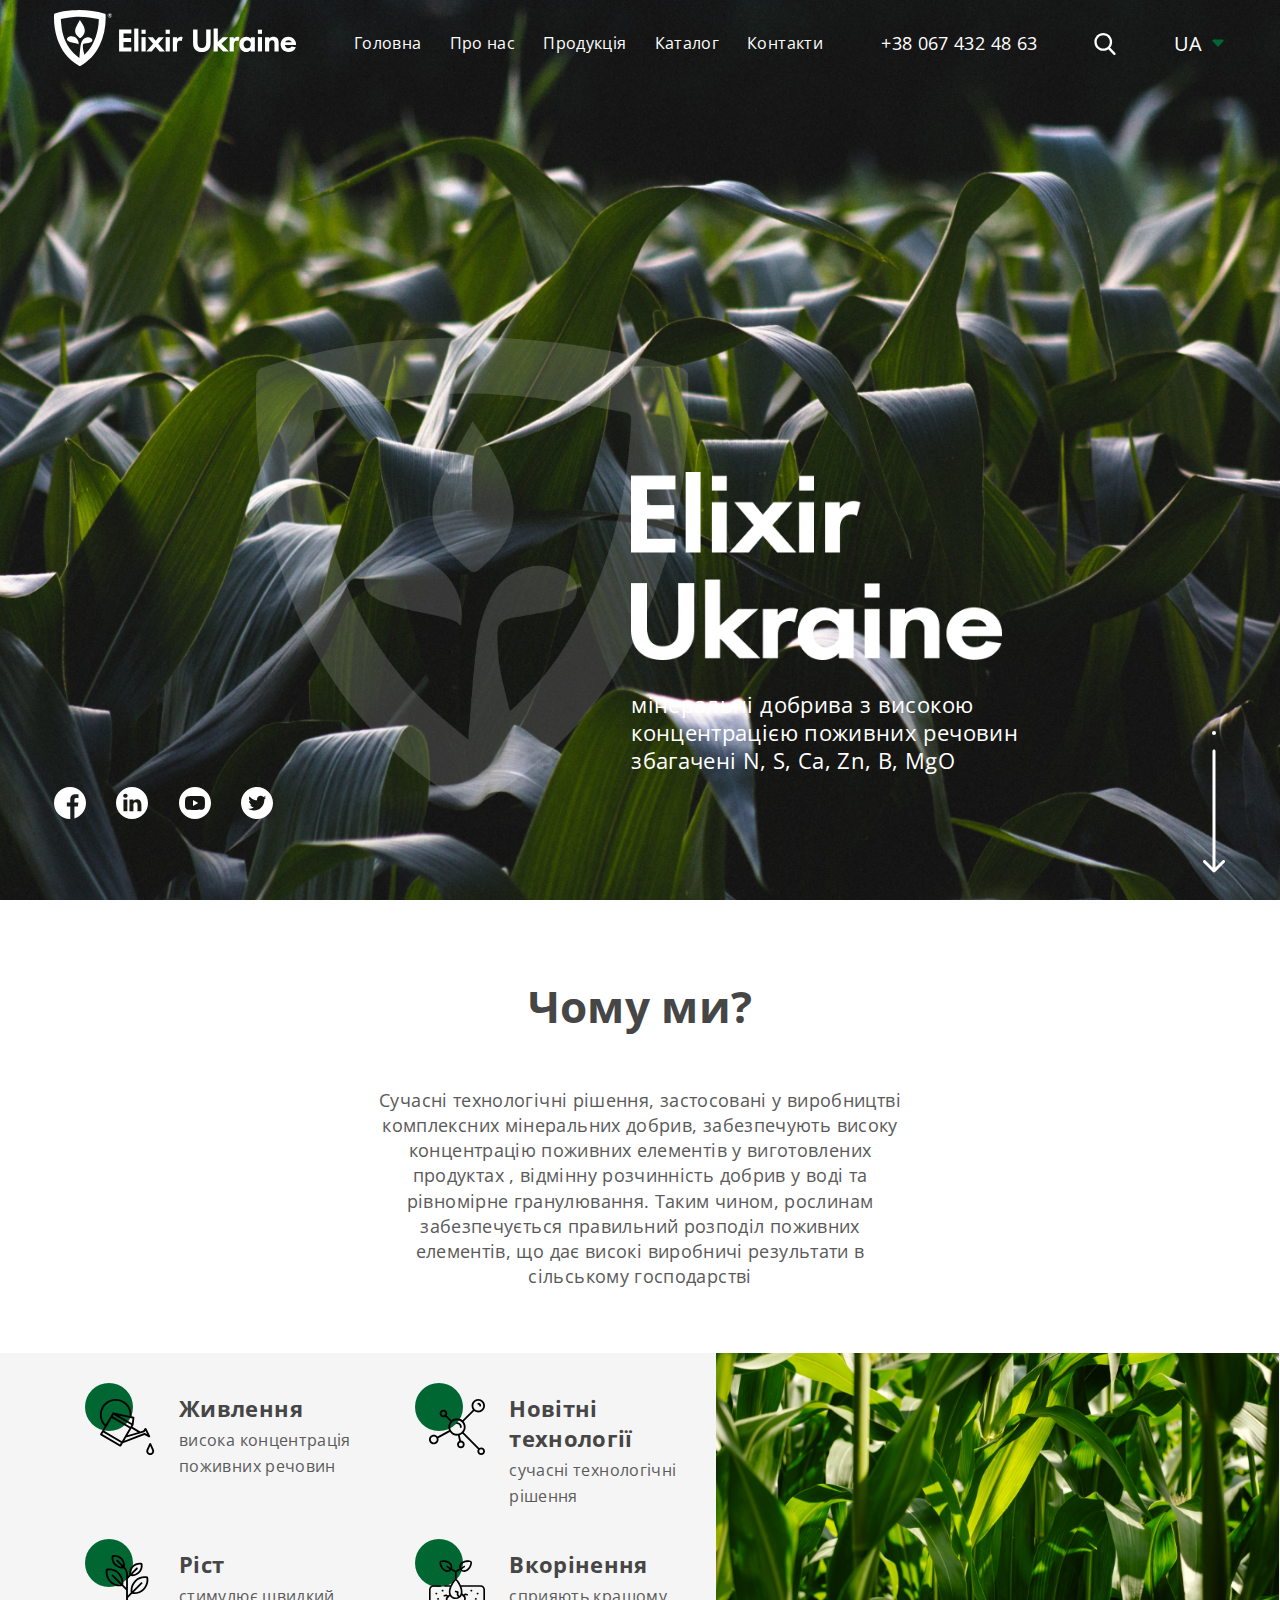
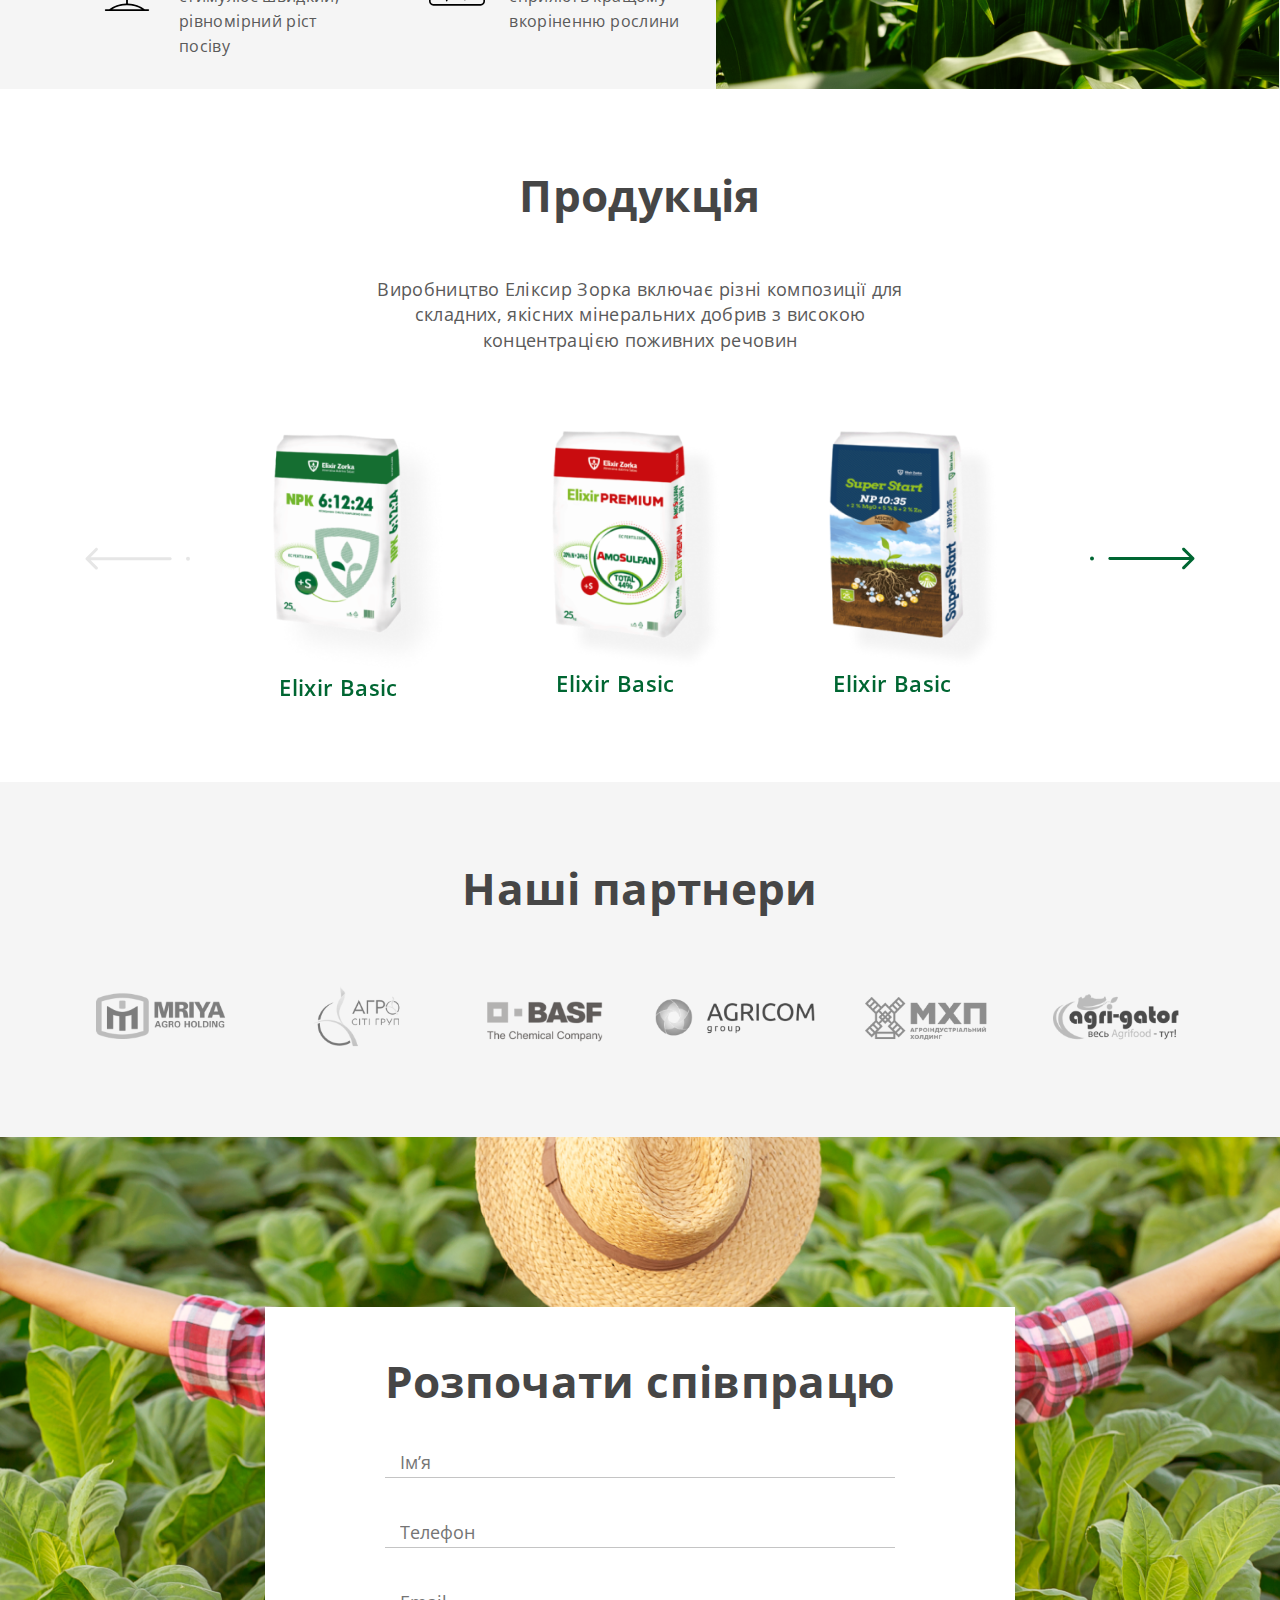
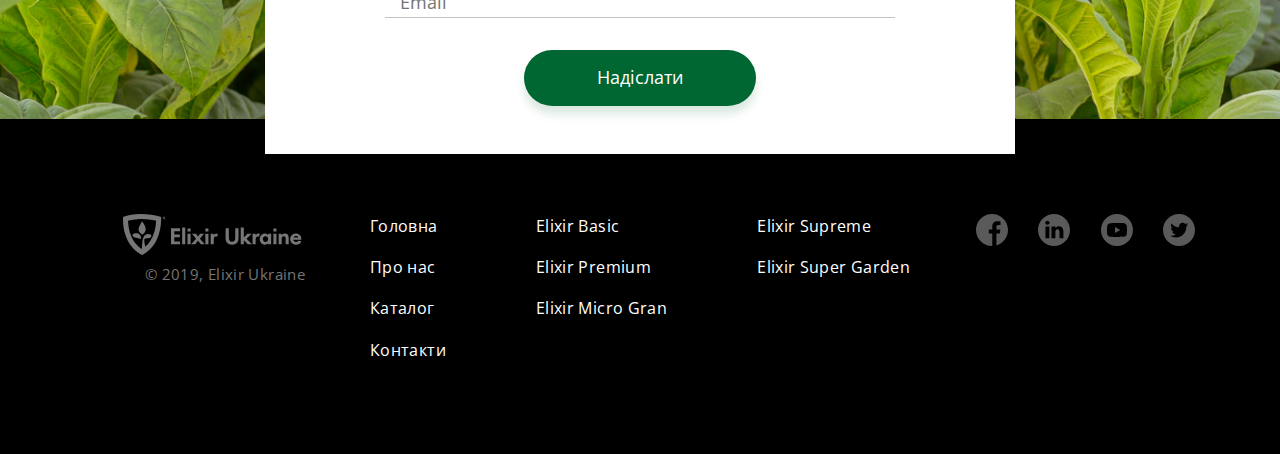
<file: index.html>
<!DOCTYPE html>
<html lang="en">

<head>
    <meta charset="UTF-8">
    <meta name="viewport" content="width=device-width, initial-scale=1.0">
    <meta http-equiv="X-UA-Compatible" content="ie=edge">
    <title>Home</title>
    <link rel="stylesheet" href="css/bootstrap.min.css" />
    <link rel="stylesheet" type="text/css" href="css/style.css" />
</head>

<body>
    <header>
        <div class="logo_block">
           <a href=""><img src="./image/header_logo.svg" alt=""></a> 
        </div>
        <nav class="menu">
            <div class="close_icon">
                <img src="./image/close.svg" alt="">
            </div>
            <ul>
                <li><a href="">Головна</a></li>
                <li><a href="">Про нас</a></li>
                <li><a href="">Продукція</a></li>
                <li><a href="">Каталог</a></li>
                <li><a href="">Контакти</a></li>
                <li>
                        <a href="tel:+38 067 432 48 63">+38 067 432 48 63</a>

                </li>

            </ul>
        </nav>
        <div class="info_header">
            <a href="tel:+38 067 432 48 63">+38 067 432 48 63</a>
            <div class="search_block">
                <img src="./image/search_icon.svg" alt="">
                            <form action="" autocomplete="on">
                            <input id="search" name="search" type="text" placeholder="What're we looking for ?">
                            <button id="search_submit"  type="submit">
                            <img src="./image/search_icon.svg" alt="">  
                            </button>
                            </form>
            </div>
            <div class="languages">
                <span>UA</span>
                <ul>
                    <li><a href="">Eng</a></li>
                    <li><a href="">Ru</a></li>
                </ul>
            </div>
            <div class="menu_btn">
                    <img src="./image/menu-button.svg" alt="">
                </div>
        </div>
       
    </header>
<main>

    <div class="first_view_wrap">
            <div class="center_content">
                <img src="./image/big_logo.png" alt="">
                <div class="right_part">
                    <img src="./image/logo_name.png" alt="">
                        <p>мінеральні добрива з високою концентрацією поживних речовин 
                                збагачені N, S, Ca, Zn, B, MgO</p>
                </div>
            </div>
            <div class="social_block">
                <a href=""><img src="./image/facebook.svg" alt=""></a>
                <a href=""><img src="./image/linkedin.svg" alt=""></a>
                <a href=""><img src="./image/youtube.svg" alt=""></a>
                <a href=""><img src="./image/twitter.svg" alt=""></a>
            </div>
            <a  class="arrow_down" href="#scroll">
                <img src="./image/big_arrow.svg" alt="">
            </a>
        <div class="first_view_img ">
            <img src="./image/home_bg.png" alt="">
    </div>
    </div>
    <div id="scroll" class="container ">
        <div class="center_text">
            <h4>Чому ми?</h4>
            <div class="row">
                <div class="col-xl-6 col-lg-8 col-md-10">
                    <p>Сучасні технологічні рішення, застосовані у виробництві
                        комплексних мінеральних добрив, забезпечують високу концентрацію
                        поживних елементів у виготовлених продуктах
                        , відмінну розчинність добрив у воді та рівномірне гранулювання.
                        Таким чином, рослинам забезпечується правильний 
                        розподіл поживних елементів, що дає високі виробничі 
                        результати в сільському господарстві
                    </p>
                </div>
            </div>
        </div>
    </div>
    <div class="reasons_wrap">
        <div class="reasons">
            <div class="row">
                <div class="reason col-sm-6">
                    <img src="./image/reason1.svg" alt="">
                    <div class="dscr_reason">
                        <p>Живлення</p>
                        <p>висока концентрація поживних речовин</p>
                    </div>
                </div>
                <div class="reason col-sm-6">
                        <img src="./image/reason2.svg" alt="">
                        <div class="dscr_reason">
                            <p>Новітні технології</p>
                            <p>сучасні технологічні рішення</p>
                        </div>
                </div>
                <div class="reason col-sm-6">
                        <img src="./image/reason3.svg" alt="">
                        <div class="dscr_reason">
                            <p>Ріст</p>
                            <p>стимулює швидкий, рівномірний ріст посіву </p>
                        </div>
                </div>
                <div class="reason col-sm-6">
                        <img src="./image/reason4.svg" alt="">
                        <div class="dscr_reason">
                            <p>Вкорінення</p>
                            <p>сприяють кращому вкоріненню рослини</p>
                        </div>
                </div>
            </div>
        </div>
        <div class="reason_img">
            <img src="./image/samuel-zeller-1ebCdUwiarg-unsplash.png" alt="">
        </div>
    </div>
    <div class="container">
            <div class="center_text">
                    <h4>Продукція</h4>
                    <div class="row">
                        <div class="col-xl-6 col-lg-8 col-md-10">
                            <p>Виробництво Еліксир Зорка включає різні композиції для складних,
                                 якісних мінеральних добрив з високою концентрацією поживних речовин
                            </p>
                        </div>
                    </div>
            </div>
            <div class="slider">
                <div class="slide">
                    <div class="slide_container">
                    <a href="">
                    <img src="./image/slide1.png" alt="">
                        <p>Elixir Basic</p>
                    </a>
                    </div>
                </div>
                <div class="slide">
                        <div class="slide_container">
                        <a href="">
                        <img src="./image/slide2.png" alt="">
                            <p>Elixir Basic</p>
                        </a>
                        </div>
                </div>
                <div class="slide">
                    <div class="slide_container">
                        <a href="">
                        <img src="./image/slide3.png" alt="">
                            <p>Elixir Basic</p>
                        </a>
                    </div>
                </div>
                <div class="slide">
                        <div class="slide_container">
                        <a href="">
                        <img src="./image/slide3.png" alt="">
                            <p>Elixir Basic</p>
                        </a>
                    </div>
                </div>
                <div class="slide">
                        <div class="slide_container">
                        <a href="">
                            <img src="./image/slide3.png" alt="">
                            <p>Elixir Basic</p>
                        </a>
                        </div>
                </div>
                <div class="slide">
                    <div class="slide_container">
                        <a href="">
                        <img src="./image/slide3.png" alt="">
                            <p>Elixir Basic</p>
                        </a>
                    </div>
                </div>
            </div>
    </div>
    <div class="partenrs-wrap">
        <div class="container">
            <h4>Наші партнери</h4>
                <div class="row partners">
                    <div class="col-lg-2 col-md-4 col-6">
                        <a href="">  <img src="./image/1partner.png" alt=""></a> 
                    </div>
                    <div class="col-lg-2 col-md-4 col-6">
                            <a href="">      <img src="./image/2partner.png" alt=""></a> 
                    </div>
                    <div class="col-lg-2 col-md-4 col-6">
                            <a href="">     <img src="./image/3partner.png" alt=""></a> 
                    </div>
                    <div class="col-lg-2 col-md-4 col-6">
                            <a href="">    <img src="./image/4partner.png" alt=""></a> 
                    </div>
                    <div class="col-lg-2 col-md-4 col-6">
                            <a href="">   <img src="./image/5partner.png" alt=""></a> 
                    </div>
                    <div class="col-lg-2 col-md-4 col-6">
                            <a href="">   <img src="./image/6partner.png" alt=""></a> 
                    </div>
                </div>
        </div>
    </div>
    <div class="colaboration">
        <form action="">
            <h4>Розпочати співпрацю</h4>
            <input type="text" name="name" id="" placeholder="Ім’я" >
            <input type="tel" name="tel" id="" placeholder="Телефон" >
            <input type="email" name="email" id="" placeholder="Email">
            <button type="submit">Надіслати</button>
        </form>
    </div>
</main>
<footer>
<div class="container">
    <div class="row">
        <div class="col-lg-3 name_footer">
           <a href=""><img src="./image/Logo_footer.svg" alt=""></a> 
            <p>© 2019, Elixir Ukraine</p>
        </div>
        <div class="col-lg-6  footer_list">
            <ul>
                <li><a href="">Головна</a></li>
                <li><a href="">Про нас</a></li>
                <li><a href="">Каталог</a></li>
                <li><a href="">Контакти</a></li>
            </ul>
            <ul>
                    <li><a href="">Elixir Basic</a></li>
                    <li><a href="">Elixir Premium</a></li>
                    <li><a href="">Elixir Micro Gran</a></li>
            </ul>
            <ul>
                    <li><a href="">Elixir Supreme</a></li>
                    <li><a href="">Elixir Super Garden</a></li>
            </ul>
        </div>
        <div class="col-xl-3 col-lg-2">
            <div class="social_block footer_soc">
                    <a href=""><img src="./image/facebook_footer.svg" alt=""></a>
                    <a href=""><img src="./image/linkedin_footer.svg" alt=""></a>
                    <a href=""><img src="./image/youtube_footer.svg" alt=""></a>
                    <a href=""><img src="./image/twitter_footer.svg" alt=""></a>
        </div>
    </div>
</div>
</footer>

    <script src="js/jquery.min.js"></script>
    <script src="https://stackpath.bootstrapcdn.com/bootstrap/4.3.1/js/bootstrap.min.js"
        integrity="sha384-JjSmVgyd0p3pXB1rRibZUAYoIIy6OrQ6VrjIEaFf/nJGzIxFDsf4x0xIM+B07jRM"
        crossorigin="anonymous"></script>
    <script src="js/slick.js"></script>
    <script src="js/custom.js"></script>


</body>

</html>
</file>
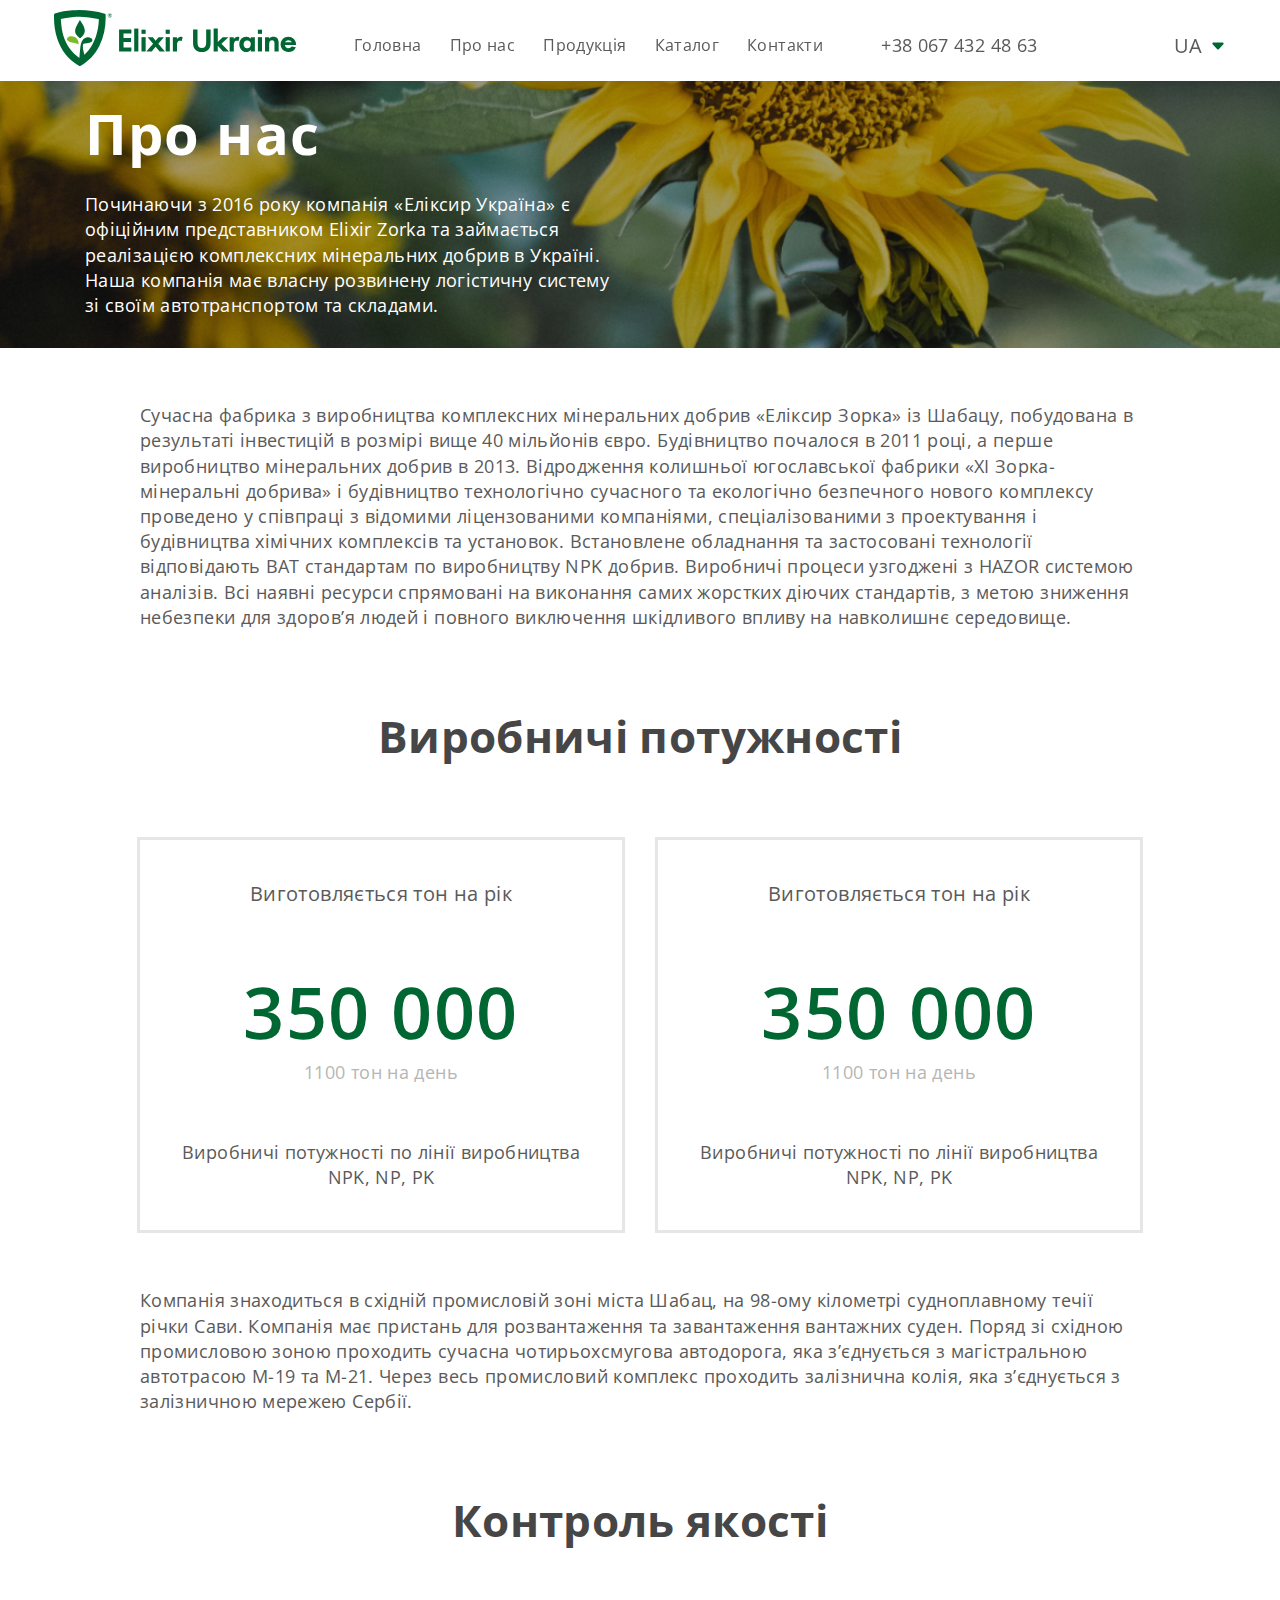
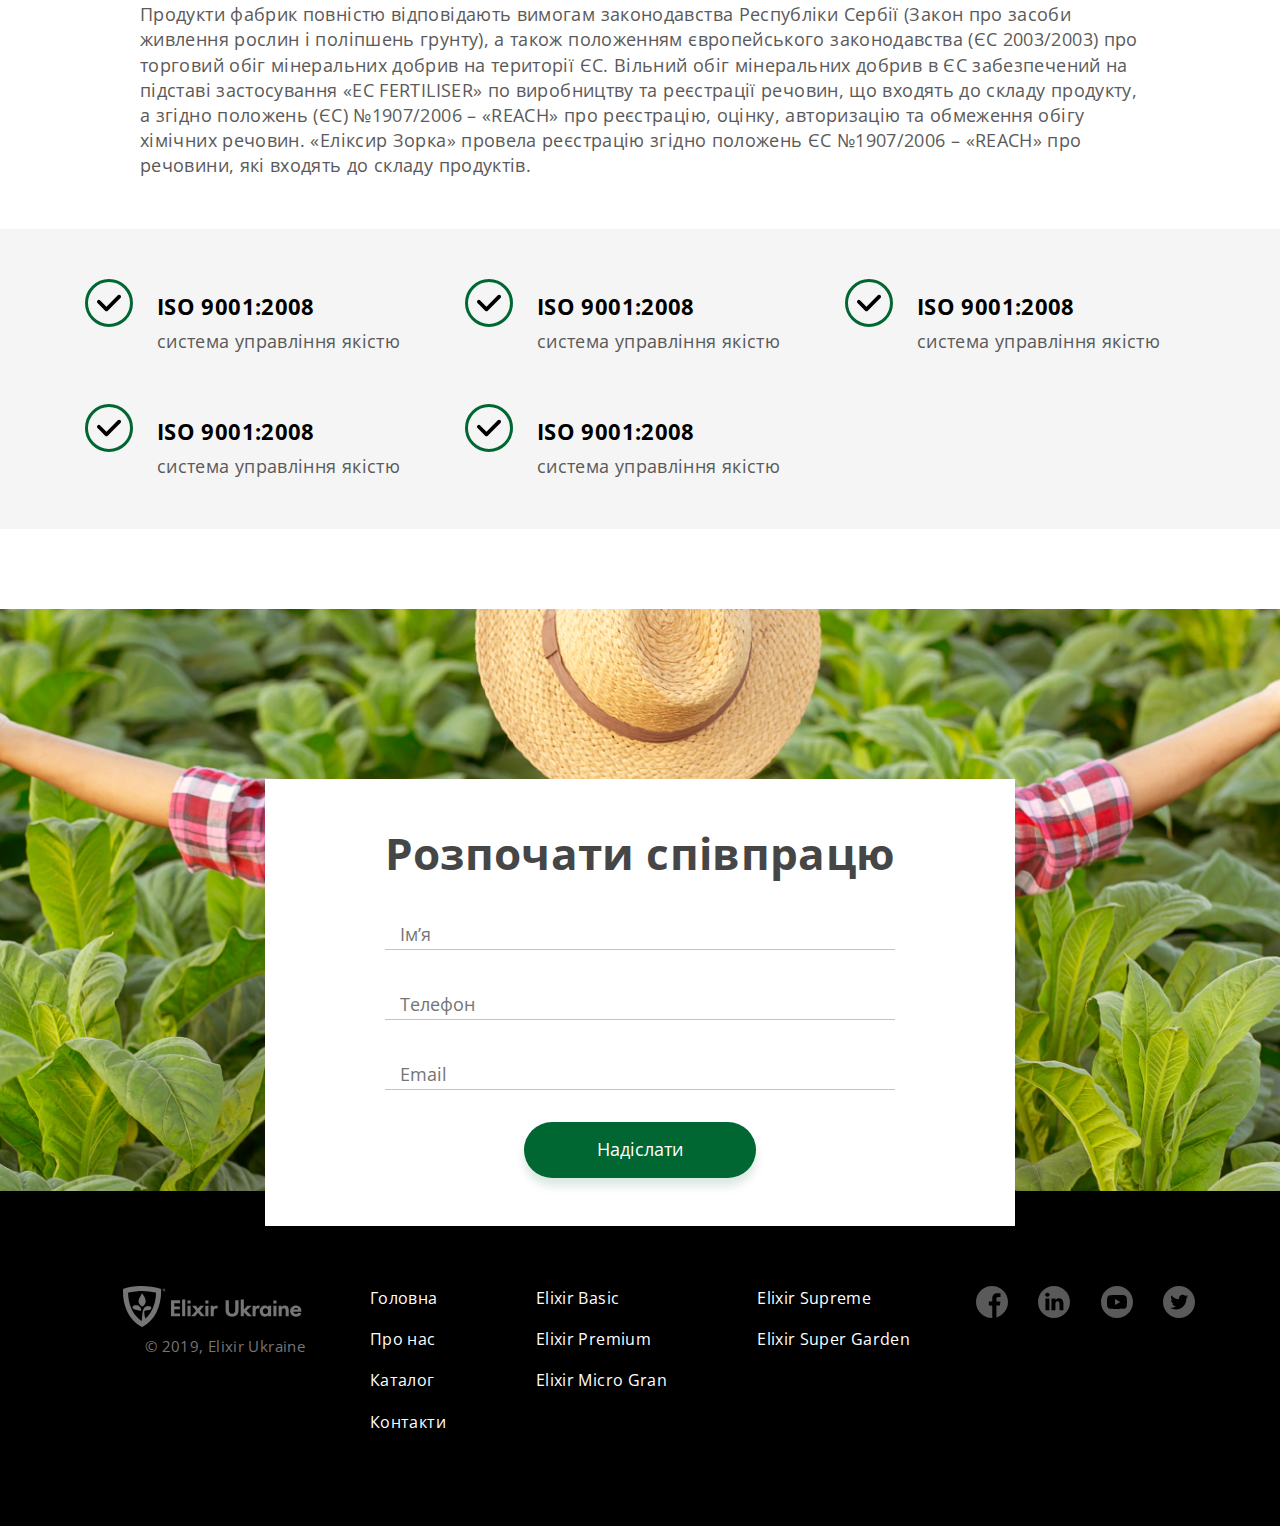
<file: about.html>
<!DOCTYPE html>
<html lang="en">

<head>
    <meta charset="UTF-8">
    <meta name="viewport" content="width=device-width, initial-scale=1.0">
    <meta http-equiv="X-UA-Compatible" content="ie=edge">
    <title>About</title>
    <link rel="stylesheet" href="css/bootstrap.min.css" />
    <link rel="stylesheet" type="text/css" href="css/style.css" />
</head>
<body>
    <header class="white">
        <div class="logo_block">
           <a href=""><img src="./image/header_logo_2.svg" alt=""></a>  
        </div>
        <nav class="menu">
            <div class="close_icon">
                <img src="./image/close.svg" alt="">
            </div>
            <ul>
                <li><a href="">Головна</a></li>
                <li><a href="">Про нас</a></li>
                <li><a href="">Продукція</a></li>
                <li><a href="">Каталог</a></li>
                <li><a href="">Контакти</a></li>
                <li>
                        <a href="tel:+38 067 432 48 63">+38 067 432 48 63</a>

                </li>

            </ul>
        </nav>
        <div class="info_header">
            <a href="tel:+38 067 432 48 63">+38 067 432 48 63</a>
            <div class="search_block">
                <img src="./image/search_icon.svg" alt="">
                            <form action="" autocomplete="on">
                            <input id="search" name="search" type="text" placeholder="What're we looking for ?">
                            <button id="search_submit"  type="submit">
                            <img src="./image/search_icon.svg" alt="">  
                            </button>
                            </form>
            </div>
            <div class="languages">
                <span>UA</span>
                <ul>
                    <li><a href="">Eng</a></li>
                    <li><a href="">Ru</a></li>
                </ul>
            </div>
            <div class="menu_btn">
                    <img src="./image/menu-button_2.svg" alt="">
                </div>
        </div>
       
    </header>
<main class="about">
    <div class="top_block">
        <div class="container">
            <div class="row">
                <div class="col-xl-6 col-lg-8">
                        <div class="top_block_text">
                                <h3>Про нас</h3>
                                <p>Починаючи з 2016 року компанія «Еліксир Україна» 
                                    є офіційним представником Elixir Zorka та займається
                                     реалізацією комплексних мінеральних добрив в Україні. 
                                    Наша компанія має власну розвинену логістичну систему
                                     зі своїм автотранспортом та складами.
                                </p>
                        </div> 
                </div>
            </div>
        </div>
    </div>  
        <div class="container">
            <div class="row just_center">
                <div class="col-12">
                    <p class="text_center">
                        Сучасна фабрика з виробництва комплексних мінеральних добрив 
                        «Еліксир Зорка» із Шабацу, побудована в результаті інвестицій 
                        в розмірі вище 40 мільйонів євро. Будівництво почалося в 2011 році,
                        а перше виробництво мінеральних добрив в 2013. Відродження колишньої
                        югославської фабрики «ХІ Зорка-мінеральні добрива» і будівництво
                        технологічно сучасного та екологічно безпечного нового комплексу 
                        проведено у співпраці з відомими ліцензованими компаніями,
                        спеціалізованими з проектування і будівництва хімічних комплексів
                        та установок. Встановлене обладнання та застосовані
                        технології відповідають BAT стандартам по виробництву NPK добрив.
                        Виробничі процеси узгоджені з HAZOR системою аналізів.
                        Всі наявні ресурси спрямовані на виконання самих жорстких діючих 
                        стандартів, з метою зниження небезпеки для здоров’я людей і повного
                        виключення шкідливого впливу на навколишнє середовище.

                    </p>
                </div>
            </div>
                <div class="power_block">
                        <h4>Виробничі потужності</h4>
                        <div class="row just_center">
                            <div class="col-lg-6 square_col">
                                <div class="square">
                                   <p>
                                        Виготовляється тон на рік
                                   </p> 
                                   <h1>
                                        350 000
                                   </h1>
                                   <p class="square_sub_title">
                                        1100 тон на день
                                </p>
                                    <p>
                                            Виробничі потужності по лінії виробництва NPK, NP, PK 
                                    </p>
                                </div>
                            </div>
                            <div class="col-lg-6 square_col">
                                    <div class="square">
                                       <p>
                                            Виготовляється тон на рік
                                       </p> 
                                       <h1>
                                            350 000
                                       </h1>
                                       <p class="square_sub_title">
                                            1100 тон на день
                                    </p>
                                        <p>
                                                Виробничі потужності по лінії виробництва NPK, NP, PK 
                                        </p>
                                    </div>
                                </div>
                            <div class=" col-12">
                                    <p class="text_center">
                                        Компанія знаходиться в східній промисловій зоні міста Шабац,
                                         на 98-ому кілометрі судноплавному течії річки Сави.
                                         Компанія має пристань для розвантаження та завантаження вантажних суден.
                                         Поряд зі східною промисловою зоною проходить сучасна чотирьохсмугова автодорога,
                                          яка з’єднується з магістральною автотрасою М-19 та М-21.
                                             Через весь промисловий комплекс проходить залізнична колія,
                                              яка з’єднується з залізничною мережею Сербії.
                                    </p>
                            </div>
                        </div>
                </div>  
                <div class="center_text">
                        <h4>Контроль якості</h4>
                        <div class="row">
                            <div class="col-12 ">
                                <p >Продукти фабрик повністю відповідають
                                     вимогам законодавства Республіки Сербії 
                                     (Закон про засоби живлення рослин і поліпшень грунту),
                                      а також положенням європейського законодавства (ЄС 2003/2003) 
                                      про торговий обіг мінеральних добрив на території ЄС. Вільний обіг 
                                      мінеральних добрив в ЄС забезпечений на підставі застосування
                                       «EC FERTILISER» по виробництву та реєстрації речовин, що входять
                                        до складу продукту, а згідно положень (ЄС) №1907/2006 – «REACH» 
                                        про реєстрацію, оцінку, авторизацію та обмеження обігу хімічних
                                         речовин. «Еліксир Зорка» провела реєстрацію згідно положень
                                          ЄС №1907/2006 – «REACH» про речовини, які входять до складу
                                           продуктів.

                                </p>
                            </div>
                        </div>
                </div>
        </div>
        <div class="quality_wrap">
            <div class="container">
                <div class="row">
                    <div class="col-lg-4 col-sm-6">
                        <div class="quality_block">
                            <img src="./image/check.svg" alt="">
                            <div class="quality_text">
                                <p>ISO 9001:2008</p>
                                <p>система управління якістю</p>
                            </div>
                        </div>
                    </div>
                    <div class="col-lg-4 col-sm-6">
                            <div class="quality_block">
                                <img src="./image/check.svg" alt="">
                                <div class="quality_text">
                                    <p>ISO 9001:2008</p>
                                    <p>система управління якістю</p>
                                </div>
                            </div>
                    </div>
                    <div class="col-lg-4 col-sm-6">
                            <div class="quality_block">
                                <img src="./image/check.svg" alt="">
                                <div class="quality_text">
                                    <p>ISO 9001:2008</p>
                                    <p>система управління якістю</p>
                                </div>
                            </div>
                    </div>
                    <div class="col-lg-4 col-sm-6">
                            <div class="quality_block">
                                <img src="./image/check.svg" alt="">
                                <div class="quality_text">
                                    <p>ISO 9001:2008</p>
                                    <p>система управління якістю</p>
                                </div>
                            </div>
                    </div>
                    <div class="col-lg-4 col-sm-6">
                            <div class="quality_block">
                                <img src="./image/check.svg" alt="">
                                <div class="quality_text">
                                    <p>ISO 9001:2008</p>
                                    <p>система управління якістю</p>
                                </div>
                            </div>
                    </div>
                </div>
            </div>
        </div>
    <div class="colaboration">
        <form action="">
            <h4>Розпочати співпрацю</h4>
            <input type="text" name="name" id="" placeholder="Ім’я" >
            <input type="tel" name="tel" id="" placeholder="Телефон" >
            <input type="email" name="email" id="" placeholder="Email">
            <button type="submit">Надіслати</button>
        </form>
    </div>
</main>
<footer>
<div class="container">
    <div class="row">
        <div class="col-lg-3 name_footer">
           <a href=""><img src="./image/Logo_footer.svg" alt=""></a> 
            <p>© 2019, Elixir Ukraine</p>
        </div>
        <div class="col-lg-6  footer_list">
            <ul>
                <li><a href="">Головна</a></li>
                <li><a href="">Про нас</a></li>
                <li><a href="">Каталог</a></li>
                <li><a href="">Контакти</a></li>
            </ul>
            <ul>
                    <li><a href="">Elixir Basic</a></li>
                    <li><a href="">Elixir Premium</a></li>
                    <li><a href="">Elixir Micro Gran</a></li>
            </ul>
            <ul>
                    <li><a href="">Elixir Supreme</a></li>
                    <li><a href="">Elixir Super Garden</a></li>
            </ul>
        </div>
        <div class="col-xl-3 col-lg-2">
            <div class="social_block footer_soc">
                    <a href=""><img src="./image/facebook_footer.svg" alt=""></a>
                    <a href=""><img src="./image/linkedin_footer.svg" alt=""></a>
                    <a href=""><img src="./image/youtube_footer.svg" alt=""></a>
                    <a href=""><img src="./image/twitter_footer.svg" alt=""></a>
        </div>
    </div>
</div>
</footer>

    <script src="js/jquery.min.js"></script>
    <script src="https://stackpath.bootstrapcdn.com/bootstrap/4.3.1/js/bootstrap.min.js"
        integrity="sha384-JjSmVgyd0p3pXB1rRibZUAYoIIy6OrQ6VrjIEaFf/nJGzIxFDsf4x0xIM+B07jRM"
        crossorigin="anonymous"></script>
    <script src="js/slick.js"></script>
    <script src="js/custom.js"></script>


</body>

</html>
</file>
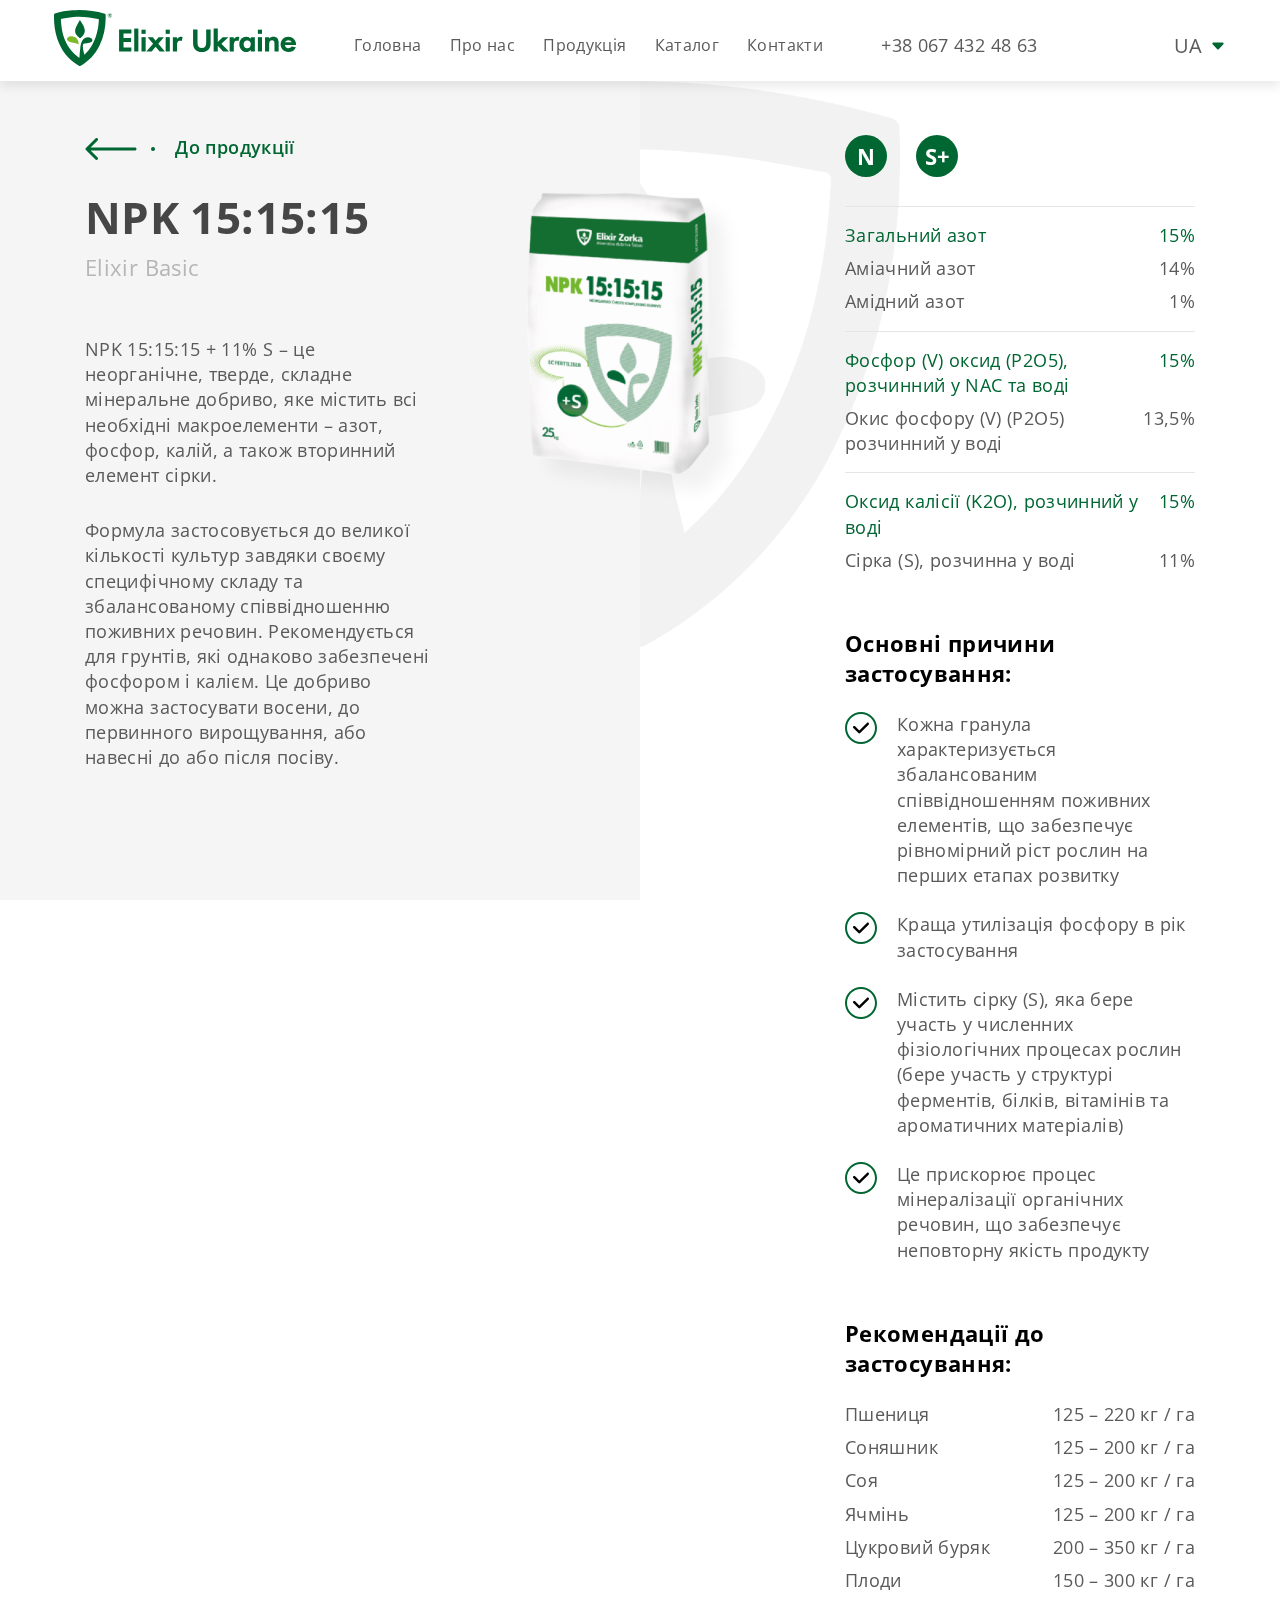
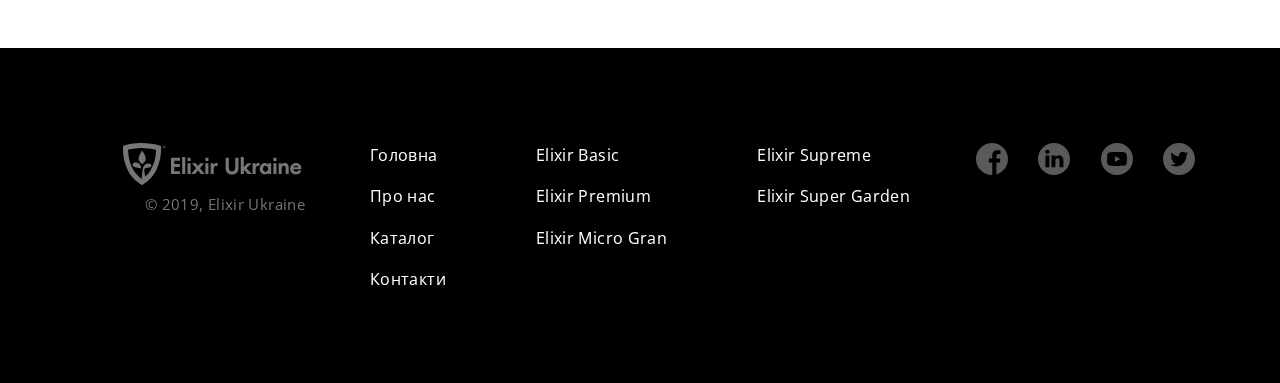
<file: product_open.html>
<!DOCTYPE html>
<html lang="en">

<head>
    <meta charset="UTF-8">
    <meta name="viewport" content="width=device-width, initial-scale=1.0">
    <meta http-equiv="X-UA-Compatible" content="ie=edge">
    <title>Prooducts</title>
    <link rel="stylesheet" href="css/bootstrap.min.css" />
    <link rel="stylesheet" type="text/css" href="css/style.css" />
</head>
<body>
    <header class="white">
        <div class="logo_block">
           <a href=""><img src="./image/header_logo_2.svg" alt=""></a>  
        </div>
        <nav class="menu">
            <div class="close_icon">
                <img src="./image/close.svg" alt="">
            </div>
            <ul>
                <li><a href="">Головна</a></li>
                <li><a href="">Про нас</a></li>
                <li><a href="">Продукція</a></li>
                <li><a href="">Каталог</a></li>
                <li><a href="">Контакти</a></li>
                <li>
                        <a href="tel:+38 067 432 48 63">+38 067 432 48 63</a>

                </li>

            </ul>
        </nav>
        <div class="info_header">
            <a href="tel:+38 067 432 48 63">+38 067 432 48 63</a>
            <div class="search_block">
                <img src="./image/search_icon.svg" alt="">
                            <form action="" autocomplete="on">
                            <input id="search" name="search" type="text" placeholder="What're we looking for ?">
                            <button id="search_submit"  type="submit">
                            <img src="./image/search_icon.svg" alt="">  
                            </button>
                            </form>
            </div>
            <div class="languages">
                <span>UA</span>
                <ul>
                    <li><a href="">Eng</a></li>
                    <li><a href="">Ru</a></li>
                </ul>
            </div>
            <div class="menu_btn">
                    <img src="./image/menu-button_2.svg" alt="">
                </div>
        </div>
       
    </header>
    <div class="grey_bg">
    </div>
    <div class="logo_center">
            <img src="./image/Layer_2.png" alt="">
    </div>
<main class="product_open">
    <div class="container">
        <div class="row">
            <div class="col-lg-4 col-sm-6 prod_text">
                    <div class="go_back">
                            <a href="products.html">
                            <img src="./image/arrow_left.svg" alt="">
                            <span>
                                    До продукції
                            </span>
                            </a>
                    </div>

                <h4>
                        NPK 15:15:15
                </h4>
                <p class="under_title">
                        Elixir Basic
                </p>
                <p>
                        NPK 15:15:15 + 11% S – це неорганічне,
                         тверде, складне мінеральне добриво,
                          яке містить всі необхідні макроелементи
                           – азот, фосфор, калій, а також вторинний елемент сірки.
                </p>
                <p>
                        Формула застосовується до великої кількості
                         культур завдяки своєму специфічному складу 
                         та збалансованому співвідношенню поживних речовин.
                          Рекомендується для грунтів, які однаково забезпечені
                           фосфором і калієм.
                         Це добриво можна застосувати восени,
                          до первинного вирощування, або навесні
                          до або після посіву.
                          
                </p>
                
            </div>
            <div class="col-lg-4 col-sm-6 center_image">
                <div class="block_tablet">
                        <div class="go_back">
                                <a href="products.html">
                                <img src="./image/arrow_left.svg" alt="">
                                <span>
                                        До продукції
                                </span>
                                </a>
                        </div>
    
                    <h4>
                            NPK 15:15:15
                    </h4>
                    <p class="under_title">
                            Elixir Basic
                    </p>
                </div>
                <img src="./image/bigg.png" alt="">
            </div>
            <div class="col-lg-4 col-sm-6 offset-sm-6  offset-lg-0 side_scroll_col ">
            <div class="side_scroll">
                    <div class="minerals">
                        n
                    </div>
                    <div class="minerals">
                            s+
                    </div>
                    <div class="persent_block">
                        <ul>
                            <li>
                                <span>
                                        Загальний азот
                                </span>
                                <span>
                                        15%
                                </span>
                            </li>
                            <li>
                                    <span>
                                            Аміачний азот
                                    </span>
                                    <span>
                                            14%
                                    </span>
                                </li>
                                <li>
                                        <span>
                                                Амідний азот
                                        </span>
                                        <span>
                                                1%
                                        </span>
                                    </li>
                        </ul>
                        <ul>
                                <li>
                                    <span>
                                            Фосфор (V) оксид (P2O5), розчинний у NAC та воді
                                    </span>
                                    <span>
                                            15%
                                    </span>
                                </li>
                                <li>
                                        <span>
                                                Окис фосфору (V) (P2O5) розчинний у воді
                                        </span>
                                        <span>
                                                13,5%
                                        </span>
                                </li>
                                
                        </ul>
                        <ul>
                                <li>
                                    <span>
                                            Оксид калісії (K2O), розчинний у воді
                                    </span>
                                    <span>
                                            15%
                                    </span>
                                </li>
                                <li>
                                        <span>
                                                Сірка (S), розчинна у воді
                                        </span>
                                        <span>
                                                11%
                                        </span>
                                </li>
                                
                        </ul>
                    </div>
                    <div class="reasons_block">
                        <p>Основні причини застосування:</p>
                        <ul>
                            <li>Кожна гранула характеризується збалансованим
                                співвідношенням поживних елементів,
                                що забезпечує рівномірний ріст рослин 
                                на перших етапах розвитку
                            </li>
                            <li>Краща утилізація фосфору в рік застосування</li>
                            <li>Містить сірку (S), яка бере участь у численних фізіологічних 
                                процесах рослин (бере участь у
                                структурі ферментів, білків, вітамінів 
                                та ароматичних матеріалів)
                            </li>
                            <li>
                                    Це прискорює процес мінералізації
                                    органічних речовин, що забезпечує
                                    неповторну якість продукту
                            </li>
                        </ul>
                    </div>
                    <div class="recomendation">
                        <p>
                                Рекомендації до застосування:
                        </p>
                        <ul>
                            <li>
                                <span>
                                        Пшениця
                                </span>
                                <span>
                                        125 – 220 кг / га
                                </span>
                            </li>
                            <li>
                                <span>
                                        Соняшник
                                </span>
                                <span>
                                        125 – 200 кг / га
                                </span>
                            </li>
                            <li>
                                <span>Соя</span>
                                <span>125 – 200 кг / га</span>
                            </li>
                            <li>
                                <span>Ячмінь</span><span>125 – 200 кг / га</span>
                            </li>
                            <li>
                                <span>Цукровий буряк</span><span>200 – 350 кг / га</span>
                            </li>
                            <li>
                                <span>Плоди</span><span>150 – 300 кг / га</span>
                            </li>
                        </ul>
                    </div>
                </div>
            </div>
        </div>
    </div>
</main>
<footer>
<div class="container">
    <div class="row">
        <div class="col-lg-3 name_footer">
           <a href=""><img src="./image/Logo_footer.svg" alt=""></a> 
            <p>© 2019, Elixir Ukraine</p>
        </div>
        <div class="col-lg-6  footer_list">
            <ul>
                <li><a href="">Головна</a></li>
                <li><a href="">Про нас</a></li>
                <li><a href="">Каталог</a></li>
                <li><a href="">Контакти</a></li>
            </ul>
            <ul>
                    <li><a href="">Elixir Basic</a></li>
                    <li><a href="">Elixir Premium</a></li>
                    <li><a href="">Elixir Micro Gran</a></li>
            </ul>
            <ul>
                    <li><a href="">Elixir Supreme</a></li>
                    <li><a href="">Elixir Super Garden</a></li>
            </ul>
        </div>
        <div class="col-xl-3 col-lg-2">
            <div class="social_block footer_soc">
                    <a href=""><img src="./image/facebook_footer.svg" alt=""></a>
                    <a href=""><img src="./image/linkedin_footer.svg" alt=""></a>
                    <a href=""><img src="./image/youtube_footer.svg" alt=""></a>
                    <a href=""><img src="./image/twitter_footer.svg" alt=""></a>
        </div>
    </div>
</div>
</footer>

    <script src="js/jquery.min.js"></script>
    <script src="https://stackpath.bootstrapcdn.com/bootstrap/4.3.1/js/bootstrap.min.js"
        integrity="sha384-JjSmVgyd0p3pXB1rRibZUAYoIIy6OrQ6VrjIEaFf/nJGzIxFDsf4x0xIM+B07jRM"
        crossorigin="anonymous"></script>
    <script src="js/slick.js"></script>
    <script src="js/custom.js"></script>


</body>

</html>
</file>
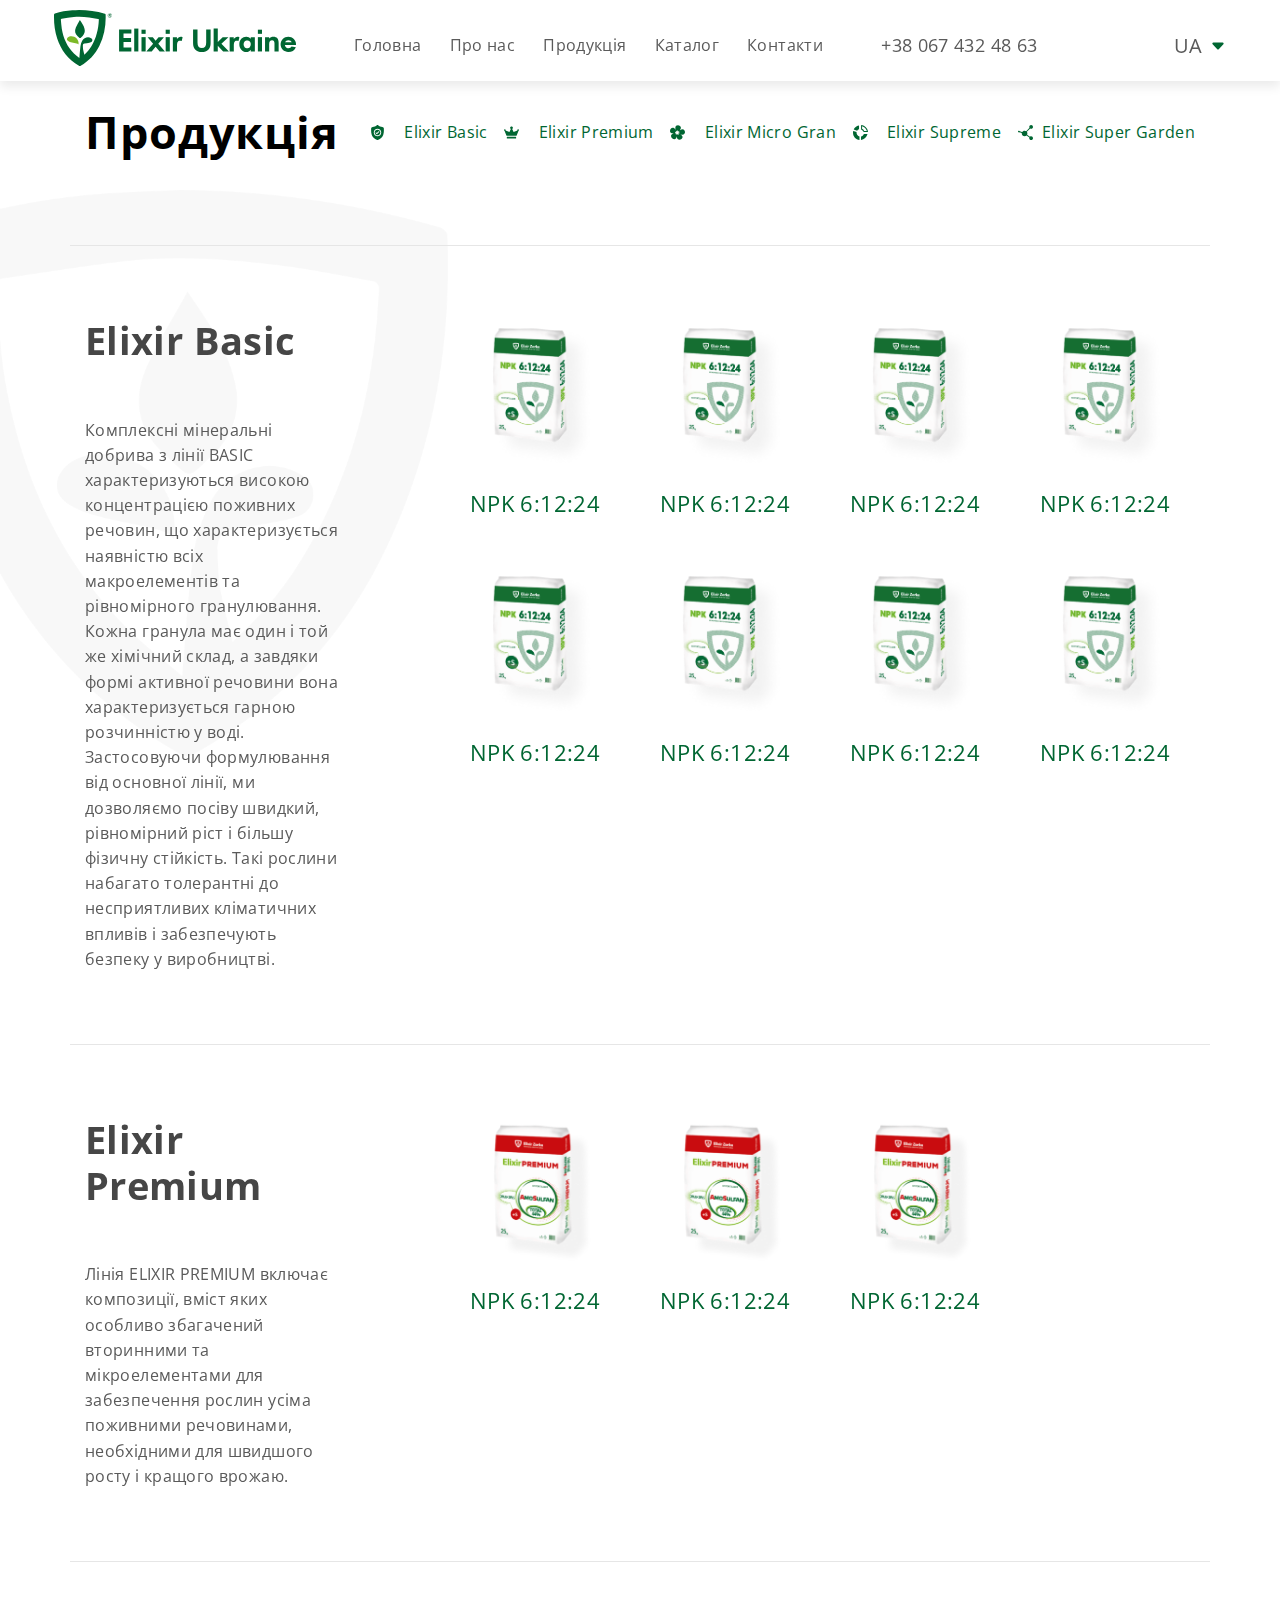
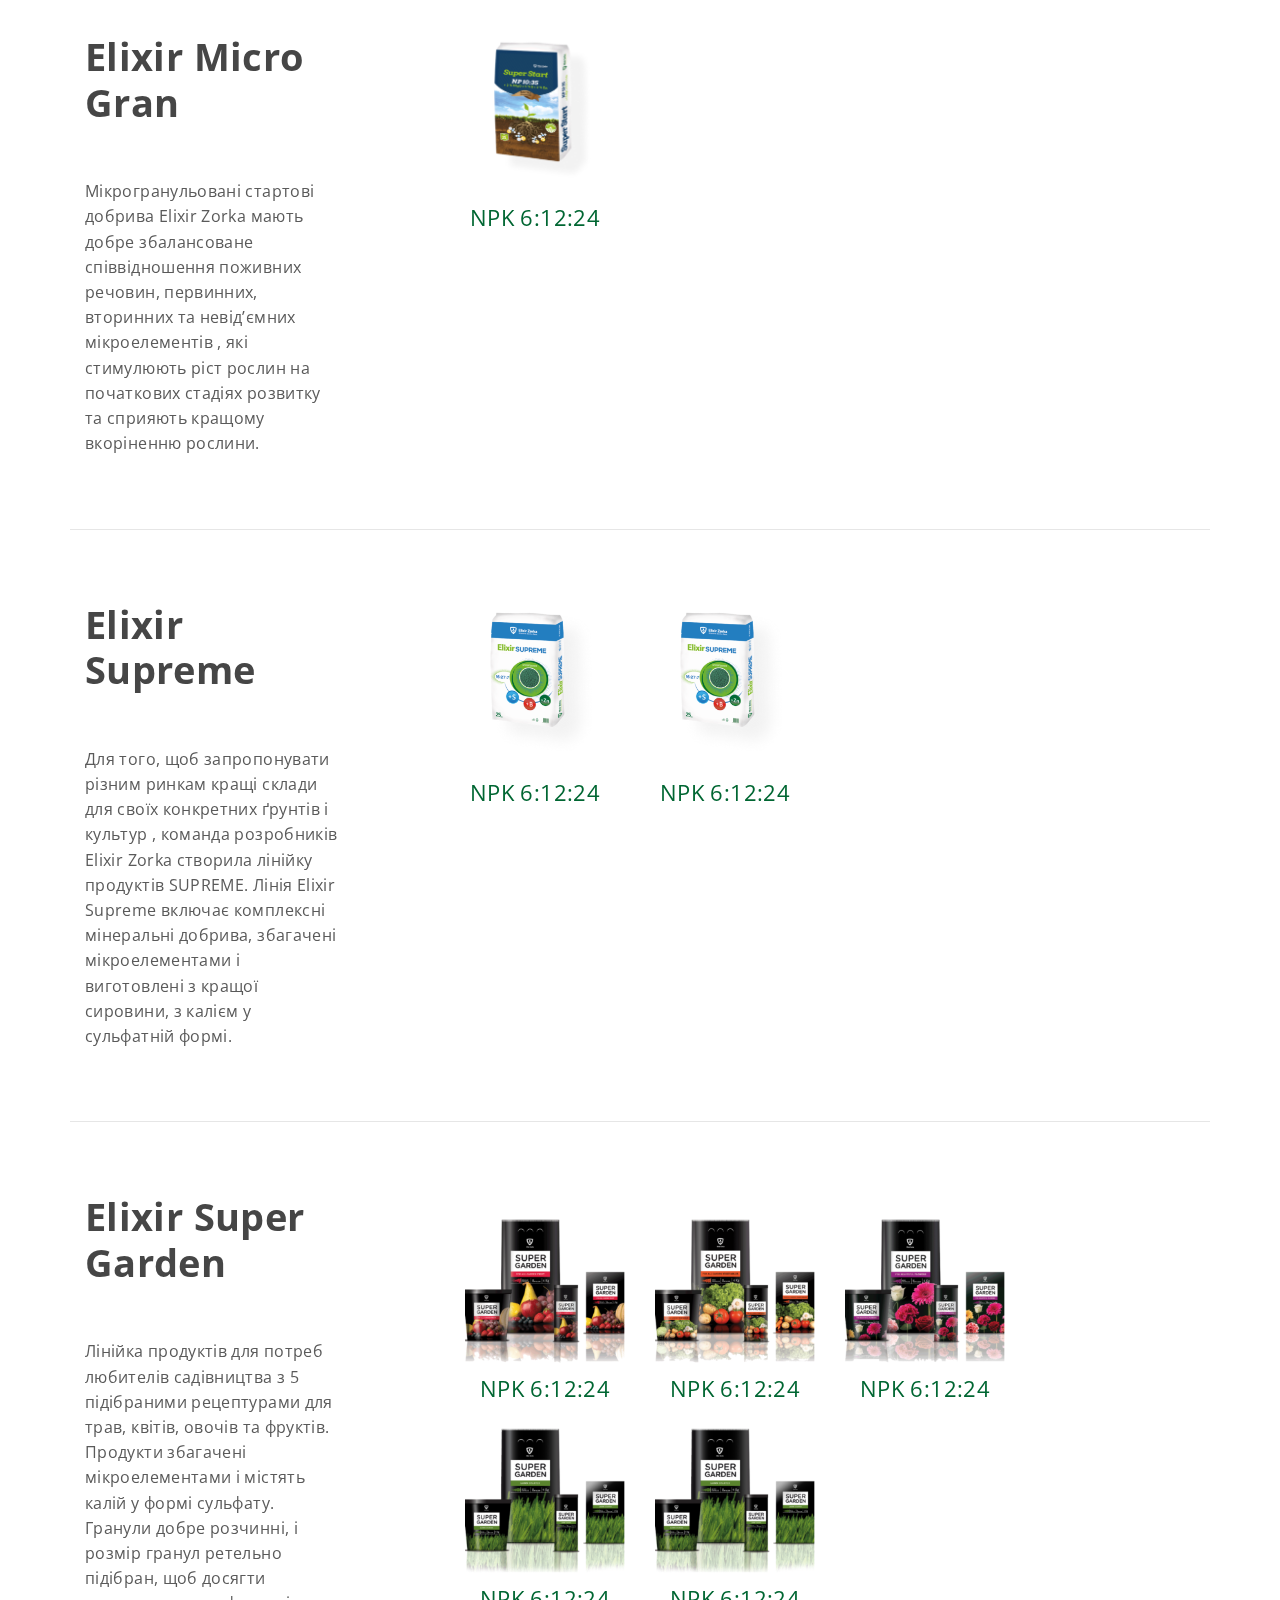
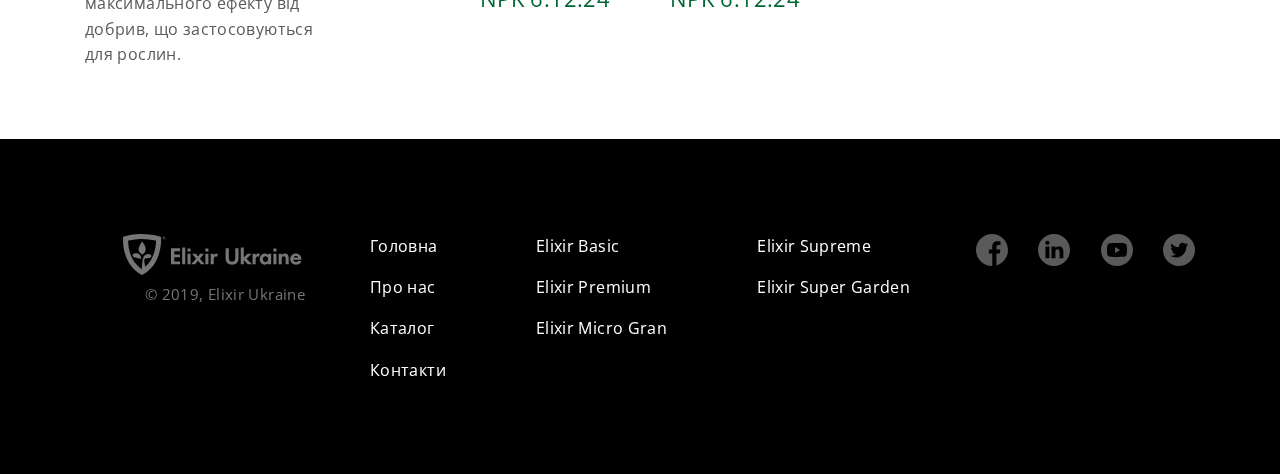
<file: products.html>
<!DOCTYPE html>
<html lang="en">

<head>
    <meta charset="UTF-8">
    <meta name="viewport" content="width=device-width, initial-scale=1.0">
    <meta http-equiv="X-UA-Compatible" content="ie=edge">
    <title>Prooducts</title>
    <link rel="stylesheet" href="css/bootstrap.min.css" />
    <link rel="stylesheet" type="text/css" href="css/style.css" />
</head>
<body>
    <header class="white">
        <div class="logo_block">
           <a href=""><img src="./image/header_logo_2.svg" alt=""></a>  
        </div>
        <nav class="menu">
            <div class="close_icon">
                <img src="./image/close.svg" alt="">
            </div>
            <ul>
                <li><a href="">Головна</a></li>
                <li><a href="">Про нас</a></li>
                <li><a href="">Продукція</a></li>
                <li><a href="">Каталог</a></li>
                <li><a href="">Контакти</a></li>
                <li>
                        <a href="tel:+38 067 432 48 63">+38 067 432 48 63</a>

                </li>

            </ul>
        </nav>
        <div class="info_header">
            <a href="tel:+38 067 432 48 63">+38 067 432 48 63</a>
            <div class="search_block">
                <img src="./image/search_icon.svg" alt="">
                            <form action="" autocomplete="on">
                            <input id="search" name="search" type="text" placeholder="What're we looking for ?">
                            <button id="search_submit"  type="submit">
                            <img src="./image/search_icon.svg" alt="">  
                            </button>
                            </form>
            </div>
            <div class="languages">
                <span>UA</span>
                <ul>
                    <li><a href="">Eng</a></li>
                    <li><a href="">Ru</a></li>
                </ul>
            </div>
            <div class="menu_btn">
                    <img src="./image/menu-button_2.svg" alt="">
                </div>
        </div>
       
    </header>
    <div class="fixed_logo">
            <img src="./image/Layer_2.png" alt="">
    </div>
<main class="products">
    <div class="fixed_block">
    <div class="container">
        <div class="row">
            <div class="col-lg-3 col-md-4">
                <h3>
                    Продукція
                </h3>
            </div>
            <div class="anchors col-lg-9 col-md-8">
                    <a href="#basic">
                        <svg width="24" height="24" viewBox="0 0 24 24" fill="none" xmlns="http://www.w3.org/2000/svg">
                            <g clip-path="url(#clip0)">
                            <path d="M11.9996 7.42768C9.47809 7.42768 7.42676 9.47901 7.42676 12.0004C7.42676 14.5219 9.47809 16.5732 11.9996 16.5732C14.521 16.5732 16.5723 14.5219 16.5723 12.0004C16.5723 9.47901 14.521 7.42768 11.9996 7.42768ZM14.7145 11.1392L11.4386 14.4152C11.3011 14.5527 11.1207 14.6215 10.9406 14.6215C10.7604 14.6215 10.5802 14.5529 10.4427 14.4152L9.1908 13.1633C8.91577 12.8884 8.91577 12.4426 9.1908 12.1675C9.46564 11.8925 9.9115 11.8925 10.1865 12.1675L10.9406 12.9216L13.7188 10.1435C13.9937 9.86848 14.4395 9.86848 14.7145 10.1435C14.9896 10.4183 14.9896 10.8642 14.7145 11.1392Z" fill="#006632"/>
                            <path d="M22.1947 6.51177L22.194 6.49309C22.1835 6.26256 22.1766 6.01867 22.1724 5.74731C22.1528 4.42401 21.1008 3.3294 19.7773 3.25543C17.018 3.10144 14.8833 2.20166 13.0594 0.423895L13.0438 0.409063C12.4489 -0.136406 11.5515 -0.136406 10.9564 0.409063L10.9409 0.423895C9.11698 2.20166 6.98234 3.10144 4.22295 3.25561C2.89965 3.3294 1.84753 4.42401 1.82793 5.74749C1.8239 6.01702 1.81676 6.26091 1.80633 6.49309L1.80523 6.53649C1.75158 9.35026 1.68493 12.8521 2.85643 16.0307C3.5006 17.7786 4.47618 19.298 5.7559 20.5469C7.21342 21.9693 9.12247 23.0985 11.43 23.9031C11.505 23.9293 11.583 23.9505 11.6625 23.9664C11.7746 23.9888 11.8874 23.9999 12.0001 23.9999C12.1129 23.9999 12.2259 23.9888 12.3378 23.9664C12.4173 23.9505 12.4958 23.9291 12.5713 23.9027C14.876 23.0967 16.783 21.9669 18.2393 20.5447C19.5184 19.2954 20.494 17.7757 21.1387 16.0274C22.3146 12.8393 22.2482 9.33085 22.1947 6.51177ZM11.9998 17.9815C8.70169 17.9815 6.01866 15.2984 6.01866 12.0003C6.01866 8.70225 8.70169 6.01922 11.9998 6.01922C15.2977 6.01922 17.9809 8.70225 17.9809 12.0003C17.9809 15.2984 15.2977 17.9815 11.9998 17.9815Z" fill="#006632"/>
                            </g>
                            <defs>
                            <clipPath id="clip0">
                            <rect width="24" height="24" fill="white"/>
                            </clipPath>
                            </defs>
                            </svg>
                        <span class="prefix">
                            Elixir
                        </span> 
                        <span>
                             Basic
                        </span>
                    </a>
                    <a href="#premium">
                            <svg width="24" height="24" viewBox="0 0 24 24" fill="none" xmlns="http://www.w3.org/2000/svg">
                                <path d="M19.4182 21.1027C19.4182 21.4826 19.1102 21.7905 18.7304 21.7905H5.1573C4.77744 21.7905 4.46948 21.4826 4.46948 21.1027V19.6353C4.46948 19.2555 4.77744 18.9475 5.1573 18.9475H18.7304C19.1102 18.9475 19.4182 19.2555 19.4182 19.6353V21.1027ZM24 8.0468C24 7.29588 23.3892 6.68509 22.6383 6.68509C21.8874 6.68509 21.2767 7.29588 21.2767 8.0468C21.2767 8.29139 21.3423 8.52048 21.4557 8.71903L15.3789 11.1498L13.0458 6.4837C13.7781 6.10925 14.281 5.34751 14.281 4.47012C14.281 3.2236 13.2667 2.20956 12.0203 2.20956C10.7739 2.20956 9.75976 3.22369 9.75976 4.47012C9.75976 5.34751 10.2625 6.10916 10.9948 6.4837L8.66181 11.1498L2.55228 8.70601C2.66096 8.51049 2.72332 8.28589 2.72332 8.0468C2.72332 7.29588 2.11254 6.68509 1.36162 6.68509C0.610696 6.68509 0 7.29588 0 8.0468C0 8.59853 0.330339 9.07368 0.803195 9.28736L3.86218 16.8664C3.96718 17.1265 4.21948 17.2967 4.50002 17.2967H19.6321C19.9152 17.2967 20.1694 17.1232 20.2725 16.8597L23.2472 9.26297C23.6929 9.03901 24 8.57863 24 8.0468Z" fill="#006632"/>
                                </svg>
                              <span class="prefix">
                                    Elixir
                              </span>  
                            <span>
                                    Premium
                            </span>
                    </a>
                    <a href="#microGran">
                            <svg fill="none" height="24" viewBox="0 0 24 24" width="24" xmlns="http://www.w3.org/2000/svg" xmlns:xlink="http://www.w3.org/1999/xlink"><clipPath id="a"><path d="m0 0h24v24h-24z"/></clipPath><g clip-path="url(#a)"><path d="m17.2991 15.2179c10.7095 3.1648 7.318-14.01875-1.3207-6.76562-.4256.35741-.564.28039-.187-.17495 7.0862-8.556577-10.65462-11.60038-6.72668-.70248.09223.25584.00371.28896-.14262.04448-6.13343-10.24669-14.91692 6.47347-3.04073 5.94887.49839-.0219.52937.0947.04768.2063-11.31519 2.6188 3.08692 15.6014 4.89555 4.7668.0843-.5048.1518-.4289.1702.1133.3458 10.1997 15.2745 1.645 6.246-3.2301-.5434-.2935-.5333-.3815.0583-.2066zm-1.9917-2.3811-.0185.1225c-.0468.3106-.3393.5263-.6499.4795l-1.0058-.1517c-.3106-.0469-.412.1216-.2255.3743l.6038.8184c.1864.2528.1323.6121-.1205.7986l-.0996.0735c-.2528.1866-.6121.1324-.7987-.1205l-.6039-.8184c-.1863-.2527-.3774-.2055-.4242.1053l-.1517 1.0057c-.0468.3105-.3392.5263-.6498.4794l-.1224-.0184c-.3106-.0469-.5264-.3393-.4795-.6499l.1517-1.0056c.0468-.3106-.1216-.412-.3744-.2257l-.81836.6038c-.25276.1865-.6121.1324-.79862-.1205l-.07353-.0996c-.18645-.2527-.13227-.612.1205-.7986l.81839-.6038c.25277-.1864.20537-.3774-.10514-.4242l-1.0057-.1517c-.31059-.0467-.52638-.3393-.47948-.6498l.01849-.1225c.04683-.3106.33921-.5263.64979-.4795l1.0057.1517c.31059.0468.41206-.1216.22564-.3743l-.60382-.8185c-.18645-.25272-.13227-.61198.12049-.79857l.09965-.07353c.25277-.18645.6121-.13227.7986.1205l.6038.8184c.1865.2528.3774.2054.4243-.1052l.1517-1.0058c.0469-.31058.3392-.5263.6498-.47947l.1224.01849c.3107.04689.5264.33927.4795.64986l-.1517 1.00562c-.0467.3106.1217.4121.3744.2256l.8183-.60377c.2528-.18645.6121-.13235.7987.12047l.0735.0997c.1864.2527.1323.6121-.1205.7985l-.8184.6038c-.2528.1865-.2055.3775.1052.4243l1.0056.1517c.3109.0468.5266.3392.4797.6499z" fill="#006632"/></g>
                            </svg>
                            <span class="prefix">
                                    Elixir
                              </span>
                                
                            <span>
                                     Micro Gran
                            </span>
                    </a>
                    <a href="#supreme">
                            <svg width="24" height="24" viewBox="0 0 24 24" fill="none" xmlns="http://www.w3.org/2000/svg">
                                <path d="M13.8753 0.0455762C13.6398 0.00131561 13.3964 0.0686835 13.213 0.222179C13.029 0.376065 12.9229 0.603718 12.9229 0.843732V6.69414C12.9229 7.03498 13.1364 7.33933 13.4565 7.45614C14.8993 7.98053 16.0314 9.11542 16.5626 10.5696C16.6797 10.8895 16.9836 11.1019 17.3241 11.1019H23.1893C23.429 11.1019 23.6567 10.9958 23.8108 10.8118C23.9645 10.6282 24.0292 10.3854 23.9872 10.1496C23.0753 5.01834 19.0113 0.957998 13.8753 0.0455762ZM17.8655 9.4806C17.1835 8.007 16.0094 6.83034 14.5441 6.15221V1.85567C18.2451 2.86496 21.1668 5.78421 22.1768 9.4806H17.8655Z" fill="#006632"/>
                                <path d="M9.35955 6.80337C9.52843 6.73209 9.6383 6.56673 9.6383 6.38382V1.40007C9.6383 1.26152 9.57484 1.1306 9.46668 1.04427C9.35828 0.957999 9.21675 0.925561 9.08172 0.956387C5.5739 1.75825 2.66717 4.14192 1.14648 7.31251L6.66083 9.05802C7.31404 8.06372 8.25035 7.2705 9.35955 6.80337Z" fill="#006632"/>
                                <path d="M22.6244 14.3872H17.6407C17.4577 14.3872 17.2926 14.4968 17.2213 14.6655C16.4508 16.4929 14.8011 17.853 12.8066 18.2332V23.9678C17.8499 23.485 21.9609 19.7825 23.0677 14.9441C23.0984 14.8091 23.0665 14.6674 22.98 14.5589C22.8938 14.4505 22.7628 14.3872 22.6244 14.3872Z" fill="#006632"/>
                                <path d="M5.67419 12.3393C5.67419 11.9933 5.70985 11.656 5.76647 11.326L0.331954 9.60571C0.120324 10.4836 0 11.3967 0 12.3393C0 18.339 4.54628 23.2914 10.3743 23.9461V18.2021C7.68853 17.6012 5.67419 15.203 5.67419 12.3393Z" fill="#006632"/>
                                </svg> 
                                <span class="prefix">
                                        Elixir
                                  </span>   
                            <span>
                                     Supreme
                            </span>
                    </a>
                    <a href="#superGarden">
                            <svg width="24" height="24" viewBox="0 0 24 24" fill="none" xmlns="http://www.w3.org/2000/svg">
                                <path d="M21 18C20.2703 18 19.626 18.2933 19.1077 18.7238L14.5343 15.4598C14.8245 14.862 15 14.2057 15 13.5C15 12.5302 14.6835 11.634 14.1622 10.9012L19.512 5.5485C19.9568 5.8095 20.4465 6 21 6C22.6583 6 24 4.65825 24 3C24 1.34175 22.6583 0 21 0C19.3417 0 18 1.34175 18 3C18 3.5535 18.1905 4.04325 18.4515 4.488L13.1017 9.84075C12.363 9.3135 11.4727 9 10.5 9C8.78325 9 7.3065 9.97575 6.5475 11.3932L2.9355 10.1865C2.78925 9.513 2.21775 9 1.5 9C0.67125 9 0 9.67125 0 10.5C0 11.3287 0.67125 12 1.5 12C1.878 12 2.21475 11.8477 2.47875 11.616L6.0705 12.8145C6.03525 13.0403 6 13.266 6 13.5C6 15.984 8.016 18 10.5 18C11.736 18 12.8587 17.499 13.6725 16.6905L18.2167 19.9335C18.0877 20.2673 18 20.622 18 21C18 22.6553 19.3417 24 21 24C22.6583 24 24 22.6553 24 21C24 19.3447 22.6583 18 21 18Z" fill="#006632"/>
                            </svg>
                            <span class="prefix">
                                    Elixir
                              </span>
                            <span>
                                     Super Garden
                            </span>
                    </a>

            </div>
        </div>
    </div>
    </div>
    <div class="container poducts_container">
        <div id="basic"  class="row product_row">
            <div class="col-xl-3 col-md-6">
                <h4>
                        Elixir Basic
                </h4>
                <p>
                        Комплексні мінеральні добрива з лінії BASIC характеризуються
                         високою концентрацією поживних речовин, що характеризується 
                         наявністю всіх макроелементів та рівномірного гранулювання.
                          Кожна гранула має один і той же хімічний склад, а завдяки 
                          формі активної речовини вона характеризується гарною розчинністю у воді. 
                          Застосовуючи формулювання від основної лінії, ми дозволяємо посіву швидкий,
                           рівномірний ріст і більшу фізичну стійкість.
                         Такі рослини набагато толерантні до несприятливих 
                         кліматичних впливів і забезпечують безпеку у виробництві.
                </p>
            </div>
            <div class="col-xl-8 col-md-5 offset-md-1">
                <div class="row">
                    <div class="col-xl-3 col-md-6 col-lg-4 col-6  col-sm-4 product">
                        <a href="">
                        <img src="image/slide1.png" alt="">
                        <p>
                                NPK 6:12:24
                        </p>
                        </a>
                    </div>
                    <div class="col-xl-3  col-md-6 col-lg-4 col-sm-4  col-6 product">
                            <a href="">
                            <img src="image/slide1.png" alt="">
                            <p>
                                    NPK 6:12:24
                            </p>
                            </a>
                    </div>
                    <div class="col-xl-3 col-md-6 col-lg-4 col-sm-4 col-6  product">
                            <a href="">
                            <img src="image/slide1.png" alt="">
                            <p>
                                    NPK 6:12:24
                            </p>
                            </a>
                    </div>
                    <div class="col-xl-3 col-md-6 col-lg-4 col-sm-4 col-6  product">
                            <a href="">
                            <img src="image/slide1.png" alt="">
                            <p>
                                    NPK 6:12:24
                            </p>
                            </a>
                    </div>
                    <div class="col-xl-3 col-md-6 col-lg-4 col-sm-4 col-6  product">
                            <a href="">
                            <img src="image/slide1.png" alt="">
                            <p>
                                    NPK 6:12:24
                            </p>
                            </a>
                    </div>
                    <div class="col-xl-3 col-md-6 col-lg-4 col-sm-4  col-6 product">
                            <a href="">
                            <img src="image/slide1.png" alt="">
                            <p>
                                    NPK 6:12:24
                            </p>
                            </a>
                    </div>
                    <div class="col-xl-3 col-md-6 col-lg-4 col-sm-4 col-6 product">
                            <a href="">
                            <img src="image/slide1.png" alt="">
                            <p>
                                    NPK 6:12:24
                            </p>
                            </a>
                    </div>
                    <div class="col-xl-3 col-md-6 col-lg-4 col-sm-4  col-6 product">
                            <a href="">
                            <img src="image/slide1.png" alt="">
                            <p>
                                    NPK 6:12:24
                            </p>
                            </a>
                    </div>
                </div>
            </div>
        </div>
        <div id="premium"  class="row product_row">
                <div class="col-xl-3 col-md-6">
                    <h4>
                            Elixir Premium
                    </h4>
                    <p>
                            Лінія ELIXIR PREMIUM включає композиції,
                             вміст яких особливо збагачений вторинними 
                             та мікроелементами для забезпечення рослин 
                             усіма поживними речовинами, необхідними для швидшого
                              росту і кращого врожаю.

                    </p>
                </div>
                <div class="col-xl-8  col-md-5 offset-md-1">
                    <div class="row">
                        <div class="col-xl-3 col-lg-4 col-md-6 col-sm-4 col-6 product">
                            <a href="">
                            <img src="image/slide2.png" alt="">
                            <p>
                                    NPK 6:12:24
                            </p>
                            </a>
                        </div>
                        <div class="col-xl-3 col-lg-4 col-md-6 col-sm-4 col-6 product">
                                <a href="">
                                <img src="image/slide2.png" alt="">
                                <p>
                                        NPK 6:12:24
                                </p>
                                </a>
                        </div>
                        <div class="col-xl-3 col-lg-4 col-md-6 col-sm-4 col-6 product">
                                <a href="">
                                <img src="image/slide2.png" alt="">
                                <p>
                                        NPK 6:12:24
                                </p>
                                </a>
                        </div>
                    </div>
                </div>
        </div>
        <div id="microGran" class="row product_row">
                    <div class="col-xl-3 col-md-6">
                        <h4>
                                Elixir Micro Gran
                        </h4>
                        <p>
                                Мікрогранульовані стартові добрива Elixir Zorka мають добре збалансоване
                                 співвідношення поживних речовин, первинних, вторинних та невід’ємних мікроелементів
                                , які стимулюють ріст рослин на початкових 
                                стадіях розвитку та сприяють кращому вкоріненню рослини.
                        </p>
                    </div>
                    <div class="col-xl-8 col-md-5 offset-md-1">
                        <div class="row">
                            <div class="col-xl-3 col-lg-4 col-md-6 col-sm-4 col-6 product">
                                <a href="">
                                <img src="image/slide3.png" alt="">
                                <p>
                                        NPK 6:12:24
                                </p>
                                </a>
                            </div>
                        </div>
                    </div>
        </div>
        <div id="supreme"  class="row product_row">
                        <div class="col-xl-3 col-md-6">
                            <h4>
                                    Elixir Supreme
                            </h4>
                            <p>
                                    Для того, щоб запропонувати різним ринкам кращі
                                     склади для своїх конкретних ґрунтів і культур
                                     , команда розробників Elixir Zorka створила
                                      лінійку продуктів SUPREME. Лінія Elixir Supreme
                                       включає комплексні мінеральні добрива,
                                     збагачені мікроелементами і виготовлені з
                                      кращої сировини, з калієм у сульфатній формі. 
                            </p>
                        </div>
                        <div class="col-xl-8  col-md-5 offset-md-1">
                            <div class="row">
                                <div class="col-xl-3 col-lg-4 col-md-6 col-sm-4 col-6  product">
                                    <a href="">
                                    <img src="image/supreme.png" alt="">
                                    <p>
                                            NPK 6:12:24
                                    </p>
                                    </a>
                                </div>
                                <div class="col-xl-3 col-lg-4  col-md-6 col-sm-4 col-6  product">
                                        <a href="">
                                        <img src="image/supreme.png" alt="">
                                        <p>
                                                NPK 6:12:24
                                        </p>
                                        </a>
                                </div>
                            </div>
                        </div>
        </div>
        <div  id="superGarden" class="row product_row">
                            <div class="col-xl-3 col-md-6">
                                <h4>
                                        Elixir Super Garden
                                </h4>
                                <p>
                                        Лінійка продуктів для потреб
                                        любителів садівництва з 5 підібраними
                                        рецептурами для трав, квітів, овочів та фруктів.
                                        Продукти збагачені мікроелементами і містять
                                        калій у формі сульфату. Гранули добре розчинні,
                                        і розмір гранул ретельно підібран, щоб досягти 
                                        максимального ефекту від добрив,
                                        що застосовуються для рослин.
                                </p>
                            </div>
                            <div class="col-xl-8 col-md-5 offset-md-1">
                                <div class="row">
                                    <div class="col-xl-3 col-lg-4 col-md-6 col-sm-4  col-6 product">
                                            <a href="">
                                            <img src="image/pord1.png" alt="">
                                            <p>
                                                    NPK 6:12:24
                                            </p>
                                            </a>
                                    </div>
                                    <div class="col-xl-3 col-lg-4 col-md-6 col-sm-4 col-6 product">
                                            <a href="">
                                            <img src="image/prod2.png" alt="">
                                            <p>
                                                    NPK 6:12:24
                                            </p>
                                            </a>
                                    </div>
                                    <div class="col-xl-3 col-lg-4 col-md-6 col-sm-4 col-6 product">
                                            <a href="">
                                            <img src="image/prod3.png" alt="">
                                            <p>
                                                    NPK 6:12:24
                                            </p>
                                            </a>
                                    </div>
                                </div>
                                <div class="row">
                                        <div class="col-xl-3 col-lg-4 col-md-6 col-sm-4 col-6 product">
                                                <a href="">
                                                <img src="image/prod4.png" alt="">
                                                <p>
                                                        NPK 6:12:24
                                                </p>
                                                </a>
                                        </div>
                                        <div class="col-xl-3 col-lg-4 col-md-6 col-sm-4 col-6 product">
                                                <a href="">
                                                <img src="image/prod4.png" alt="">
                                                <p>
                                                        NPK 6:12:24
                                                </p>
                                                </a>
                                        </div>
                                </div>
                            </div>
        </div>
    </div>
</main>
<footer>
<div class="container">
    <div class="row">
        <div class="col-lg-3 name_footer">
           <a href=""><img src="./image/Logo_footer.svg" alt=""></a> 
            <p>© 2019, Elixir Ukraine</p>
        </div>
        <div class="col-lg-6  footer_list">
            <ul>
                <li><a href="">Головна</a></li>
                <li><a href="">Про нас</a></li>
                <li><a href="">Каталог</a></li>
                <li><a href="">Контакти</a></li>
            </ul>
            <ul>
                    <li><a href="">Elixir Basic</a></li>
                    <li><a href="">Elixir Premium</a></li>
                    <li><a href="">Elixir Micro Gran</a></li>
            </ul>
            <ul>
                    <li><a href="">Elixir Supreme</a></li>
                    <li><a href="">Elixir Super Garden</a></li>
            </ul>
        </div>
        <div class="col-xl-3 col-lg-2">
            <div class="social_block footer_soc">
                    <a href=""><img src="./image/facebook_footer.svg" alt=""></a>
                    <a href=""><img src="./image/linkedin_footer.svg" alt=""></a>
                    <a href=""><img src="./image/youtube_footer.svg" alt=""></a>
                    <a href=""><img src="./image/twitter_footer.svg" alt=""></a>
        </div>
    </div>
</div>
</footer>

    <script src="js/jquery.min.js"></script>
    <script src="https://stackpath.bootstrapcdn.com/bootstrap/4.3.1/js/bootstrap.min.js"
        integrity="sha384-JjSmVgyd0p3pXB1rRibZUAYoIIy6OrQ6VrjIEaFf/nJGzIxFDsf4x0xIM+B07jRM"
        crossorigin="anonymous"></script>
    <script src="js/slick.js"></script>
    <script src="js/custom.js"></script>


</body>

</html>
</file>
<file: css/style.css>
/* HTML5 display-role reset for older browsers */
@import url("https://fonts.googleapis.com/css?family=Open+Sans:300,400,700,800&display=swap");
article, aside, details, figcaption, figure, footer, header, hgroup, menu, nav, section, main { display: block; }

html { height: 100%; -webkit-text-size-adjust: none; -ms-text-size-adjust: none; }

ol, ul { list-style-type: none; margin: 0; padding: 0; }

button:focus, input:focus, select:focus, textarea:focus { outline: none; }

input, button, select, textarea { margin: 0; font-family: inherit; font-size: inherit; }

input { box-shadow: none; border-radius: 0; -webkit-border-radius: 0; -moz-border-radius: 0; -ms-border-radius: 0; -o-border-radius: 0; }

a { text-decoration: none; color: inherit; }

a:hover { color: inherit; text-decoration: none; transition: 0.4s ease; -webkit-transition: 0.4s ease; -moz-transition: 0.4s ease; -ms-transition: 0.4s ease; -o-transition: 0.4s ease; }

button { border: none; background-color: transparent; cursor: pointer; }

img, iframe { max-width: 100%; }

p, h1, h2, h3, h4, h5, h6 { margin: 0; }

@font-face { font-family: 'Open Sans', sans-serif; }

/* Slider */
.slick-slider { position: relative; display: block; box-sizing: border-box; -webkit-touch-callout: none; -webkit-user-select: none; -moz-user-select: none; -ms-user-select: none; user-select: none; -ms-touch-action: pan-y; touch-action: pan-y; -webkit-tap-highlight-color: transparent; }

.slick-list { position: relative; overflow: hidden; display: block; margin: 0; padding: 0; }

.slick-list:focus { outline: none; }

.slick-list.dragging { cursor: pointer; cursor: hand; }

.slick-slider .slick-track, .slick-slider .slick-list { -webkit-transform: translate3d(0, 0, 0); -ms-transform: translate3d(0, 0, 0); transform: translate3d(0, 0, 0); }

.slick-track { position: relative; left: 0; top: 0; display: block; }

.slick-track:before, .slick-track:after { content: ""; display: table; }

.slick-track:after { clear: both; }

.slick-loading .slick-track { visibility: hidden; }

.slick-slide { float: left; height: 100%; min-height: 1px; display: none; }

[dir="rtl"] .slick-slide { float: right; }

.slick-slide img { display: block; }

.slick-slide.slick-loading img { display: none; }

.slick-slide.dragging img { pointer-events: none; }

.slick-initialized .slick-slide { display: block; }

.slick-loading .slick-slide { visibility: hidden; }

.slick-vertical .slick-slide { display: block; height: auto; border: 1px solid transparent; }

.slick-arrow.slick-hidden { display: none; }

body { font-family: 'Open Sans', sans-serif; font-size: 18px; color: #5A5A5A; line-height: 140%; letter-spacing: 0.02em; }

@media (min-width: 1550px) { .container { max-width: 1542px; } }

a { cursor: pointer; }

a, a:hover { transition: 0s; -webkit-transition: 0s; -moz-transition: 0s; -ms-transition: 0s; -o-transition: 0s; outline: none; }

button { outline: none; }

h4 { font-style: normal; font-weight: bold; font-size: 44px; line-height: 120%; text-align: center; color: #464646; }

header { position: absolute; display: -webkit-flex; display: -ms-flexbox; display: flex; z-index: 20; -webkit-justify-content: space-between; -ms-flex-pack: justify; justify-content: space-between; width: 100%; color: #ffffff; -webkit-align-items: center; -ms-flex-align: center; align-items: center; padding: 0 4.2%; padding-top: 10px; }

header a { transition: all 0.2s; }

header a:hover { color: #7DB928; }

.menu { width: 40%; }

.menu ul { display: -webkit-flex; display: -ms-flexbox; display: flex; width: 100%; -webkit-justify-content: space-between; -ms-flex-pack: justify; justify-content: space-between; }

.menu li:last-child { display: none; }

.info_header { width: 345px; display: -webkit-flex; display: -ms-flexbox; display: flex; -webkit-justify-content: space-between; -ms-flex-pack: justify; justify-content: space-between; }

.info_header > a { font-size: 20px; line-height: 27px; }

.languages { transition: all 0.3s; padding-right: 24px; font-size: 20px; line-height: 27px; position: relative; cursor: pointer; }

.languages span::after { transition: all 0.3s; }

.languages:hover span::after { -webkit-transform: scale(1.1); -ms-transform: scale(1.1); transform: scale(1.1); top: calc(50% - 2px); }

.languages ul { position: absolute; transition: all 0.3s; bottom: -70px; display: none; }

.languages ul li { margin-bottom: 5px; }

.languages span { position: relative; cursor: pointer; }

.languages span:after { content: ''; position: absolute; right: -24px; top: calc(50% - 5px); width: 16px; height: 10px; background-image: url("../image/lan_arrow.svg"); background-repeat: no-repeat; background-position: center; }

.languages .show_lang { z-index: 1; opacity: 1; }

.menu_btn { width: 25px; height: 25px; display: none; }

.close_icon { display: none; }

header .search_block { position: relative; }

header .search_block img { transition: all 0.3s; cursor: pointer; }

header .search_block img:hover { -webkit-transform: scale(1.1); -ms-transform: scale(1.1); transform: scale(1.1); }

header form { display: -webkit-flex; display: -ms-flexbox; display: flex; width: 0px; position: absolute; right: -7px; -webkit-justify-content: flex-end; -ms-flex-pack: end; justify-content: flex-end; background-color: #1a1a1a; top: 0; transition: all 0.5s; z-index: -10; border-radius: 5px; opacity: 0; }

header form input { width: calc( 100% - 25px); background-color: #1a1a1a; border: none; color: white; }

header form button { position: relative; z-index: 999999; }

.active_search { width: 250px; z-index: 1000; opacity: 1; }

.white { z-index: 9999; background-color: #ffffff; position: fixed; color: #5A5A5A; padding-bottom: 15px; top: 0px; left: 0px; width: 100%; box-shadow: 0px 6px 10px rgba(0, 0, 0, 0.08); }

.white .menu, .white .info_header { margin-top: 15px; }

.white .languages span { margin-left: 15px; }

.white .languages ul { background-color: white; padding: 0 15px; border-radius: 5px; }

@media (max-width: 1549.9px) { header { font-size: 16px; line-height: 27px; }
  .info_header > a { font-size: 18px; line-height: 27px; }
  .info_header, .menu { margin-top: 10px; } }

@media (max-width: 1199.9px) { .info_header > a { display: none; }
  .menu { opacity: 0; text-align: center; background-color: #1a1a1a; position: absolute; color: #fff; z-index: -100; width: calc(100%); left: 0; max-width: initial; margin-left: 0; top: -100vh; padding: 20px 20px; border-radius: 0 0 15px 15px; border-top: 1px solid #e3e3e3; box-shadow: 0px 7px 8px #333333; -webkit-align-items: center; -ms-flex-align: center; align-items: center; height: 80vh; transition: all 0.9s; }
  .menu ul { -webkit-flex-direction: column; -ms-flex-direction: column; flex-direction: column; height: 80%; }
  .menu ul li { margin-bottom: 15px; }
  .menu ul li:last-child { display: block; }
  .close_icon { width: 25px; height: 25px; position: absolute; top: 30px; right: 4.2vw; cursor: pointer; display: block; }
  .mobile_menu { display: -webkit-flex; display: -ms-flexbox; display: flex; z-index: 100; opacity: 1; top: -11px; }
  .info_header { width: auto; }
  .search_block { margin-right: 20px; }
  .menu_btn { display: block; margin-left: 20px; cursor: pointer; } }

.center_text { margin-top: 80px; margin-bottom: 64px; text-align: center; }

.center_text .row { -webkit-justify-content: center; -ms-flex-pack: center; justify-content: center; }

.center_text h4 { margin-bottom: 55px; }

.reasons_wrap { background-color: #F5F5F5; display: -webkit-flex; display: -ms-flexbox; display: flex; }

.reasons { width: 55.9%; position: relative; overflow: hidden; }

.reason { margin-top: 72px; }

.reason > * { vertical-align: top; }

.reason .dscr_reason { display: inline-block; padding-top: 20px; margin-left: 24px; max-width: 250px; }

.reason .dscr_reason p:first-child { font-style: normal; font-weight: bold; font-size: 22px; line-height: 30px; color: #464646; margin-bottom: 12px; }

.reason_img { min-height: 100%; position: relative; overflow: hidden; width: 44%; }

.reason_img img { height: 100%; width: 100%; -o-object-fit: cover; object-fit: cover; }

.slide { display: -webkit-flex; display: -ms-flexbox; display: flex; -webkit-justify-content: center; -ms-flex-pack: center; justify-content: center; }

.slide .slide_container { max-width: 330px; }

.slide p { text-align: center; font-weight: 600; font-size: 22px; line-height: 30px; color: #006632; margin-top: -40px; margin-left: -50px; transition: all 0.3s; }

.slick-arrow { color: transparent; background-image: url("../image/arrow_green.svg"); background-size: 100% 100%; width: 105px; position: absolute; top: calc(50% - 14px); right: 0; cursor: pointer; }

.slick-arrow.slick-disabled { background-image: url("../image/arrow_grey.svg"); }

.slick-arrow.slick-prev { -webkit-transform: rotate(180deg); -ms-transform: rotate(180deg); transform: rotate(180deg); left: 0; right: auto; }

.slider { padding: 0  140px; margin-bottom: 80px; }

.slide_container { transition: all 0.3s; background-size: 0; background-position-y: 20px; }

.slide_container:hover, .product:hover { background-image: url("../image/Union.png"); background-repeat: no-repeat; background-size: 80%; }

.slide_container:hover p, .product:hover p { color: #7DB928; }

.partenrs-wrap { padding-top: 80px; background-color: #F5F5F5; }

.partners { -webkit-justify-content: space-between; -ms-flex-pack: justify; justify-content: space-between; margin-top: 60px; }

.partners > div { margin-bottom: 80px; }

.partners > div img { transition: all 0.3s; }

.partners > div:hover img { -webkit-transform: scale(1.1); -ms-transform: scale(1.1); transform: scale(1.1); }

.colaboration { display: -webkit-flex; display: -ms-flexbox; display: flex; -webkit-justify-content: center; -ms-flex-pack: center; justify-content: center; background-image: url("../../image/col_bg.png"); background-repeat: no-repeat; background-size: cover; padding-top: 170px; background-position: center; }

.colaboration form { background-color: #FFFFFF; box-shadow: 0px 20px 30px rgba(0, 0, 0, 0.1); padding: 48px 120px; text-align: center; margin-bottom: -35px; }

.colaboration form h4 { margin-bottom: 10px; }

.colaboration input { display: block; width: 100%; height: 30px; border: none; border-bottom: 1px solid #C4C4C4; margin-top: 40px; color: #B6B6B6; padding-left: 15px; }

.colaboration button { background: #006632; border-radius: 30px; color: #FFFFFF; box-shadow: 0px 8px 10px rgba(0, 102, 50, 0.15); width: 232px; height: 56px; margin-top: 32px; transition: all 0.3s; }

.colaboration button:hover { -webkit-transform: scale(1.1); -ms-transform: scale(1.1); transform: scale(1.1); }

.first_view_wrap { width: 100vw; height: 100vh; }

.first_view_img { position: relative; width: 100%; height: 100%; }

.first_view_img img { -o-object-fit: cover; object-fit: cover; -o-object-position: 50% 50%; object-position: 50% 50%; height: 100%; width: 100%; }

.center_content, .social_block, .arrow_down { position: absolute; z-index: 1; }

.center_content { bottom: 9.6vh; display: -webkit-flex; display: -ms-flexbox; display: flex; -webkit-align-items: flex-end; -ms-flex-align: end; align-items: flex-end; left: 20%; }

.center_content > img { width: calc(34vw); }

.center_content p { font-size: 24px; line-height: 33px; color: #FFFFFF; margin-top: 40px; margin-bottom: 60px; }

.right_part { max-width: 490px; margin-left: -80px; }

.right_part > img { width: 29vw; }

.social_block { bottom: 9vh; left: 4.2vw; }

.social_block a:not(:last-child) { margin-right: 25px; }

.social_block img { transition: all 0.3s; }

.social_block img:hover { -webkit-transform: scale(1.2); -ms-transform: scale(1.2); transform: scale(1.2); }

.arrow_down { bottom: 3vh; right: 4.2vw; transition: all 0.3s; }

.arrow_down:hover { bottom: 2.8vh; }

#scroll { padding-top: 80px; }

#scroll .center_text { margin-top: 0; }

@media (max-width: 1549.9px) { .reasons { padding-bottom: 30px; }
  .reason { margin-top: 30px; display: -webkit-flex; display: -ms-flexbox; display: flex; -webkit-align-items: flex-start; -ms-flex-align: start; align-items: flex-start; }
  .reason .dscr_reason { max-width: 190px; padding-top: 10px; }
  .reason .dscr_reason p:first-child { margin-bottom: 5px; }
  .reason .dscr_reason p:last-child { font-size: 16px; }
  .right_part { margin-left: -60px; }
  .center_content p { font-size: 22px; line-height: 28px; margin-top: 30px; margin-bottom: 40px; } }

@media (max-width: 1199.8px) { body { font-size: 16px; }
  .center_text { margin-top: 50px; margin-bottom: 34px; }
  .center_text h4 { margin-bottom: 35px; }
  h4 { font-size: 30px; }
  .reason img { width: 50px; }
  .reason .dscr_reason { margin-left: 14px; }
  .reason .dscr_reason p:first-child { font-size: 20px; line-height: 25px; }
  .partenrs-wrap { padding-top: 50px; }
  .colaboration form { padding: 40px 100px; }
  .center_content { -webkit-transform: translate(0, 50%); -ms-transform: translate(0, 50%); transform: translate(0, 50%); bottom: 50%; left: -20vw; -webkit-align-items: center; -ms-flex-align: center; align-items: center; }
  .center_content p { margin-bottom: 0; }
  .center_content > img { width: 70vw; } }

@media (max-width: 991.9px) { .center_content p { font-size: 20px; line-height: 24px; margin-top: 20px; }
  .right_part { max-width: 350px; }
  .reasons_wrap { -webkit-flex-wrap: wrap; -ms-flex-wrap: wrap; flex-wrap: wrap; }
  .reasons { width: 100%; }
  .reason_img { width: 100%; max-height: 250px; }
  .slider { padding: 0 90px; }
  .slick-arrow { width: 70px; } }

@media (max-width: 767.9px) { .slider { padding: 0 95px; }
  .slider p { margin-left: -20px; font-size: 20px; margin-top: -20px; }
  .center_content p { font-size: 18px; line-height: 20px; margin-top: 20px; }
  .right_part { max-width: 350px; }
  .right_part img { width: 37vw; }
  .arrow_down { height: 15vh; }
  .arrow_down img { height: 100%; } }

@media (max-width: 576px) { .reason { -webkit-justify-content: center; -ms-flex-pack: center; justify-content: center; }
  .slider { padding: 0 50px; }
  .colaboration { padding-left: 15px; padding-right: 15px; }
  .colaboration form { padding: 20px; }
  .slide_container { margin: 0 auto; }
  .center_content { left: -40vw; }
  .center_content p { font-size: 16px; line-height: 20px; margin-top: 15px; }
  .center_content > img { width: 100vw; }
  .right_part { margin-left: -25vw; max-width: 290px; }
  .right_part img { width: 45vw; }
  .info_header, .menu { margin-top: 0px; }
  .logo_block { width: 30vw; } }

.top_block { background-image: url("../image/Title.png"); padding-top: 100px; padding-bottom: 30px; color: #FFFFFF; background-size: cover; background-repeat: no-repeat; }

.top_block h3 { margin-bottom: 25px; }

.just_center { -webkit-justify-content: center; -ms-flex-pack: center; justify-content: center; }

h3 { font-weight: bold; font-size: 56px; line-height: 120%; letter-spacing: 0.02em; color: #FFFFFF; }

.text_center { margin-top: 55px; }

.power_block { margin-top: 80px; }

h1 { font-weight: 600; font-size: 72px; line-height: 98px; text-align: center; letter-spacing: 0.02em; }

.square_col:first-child { -webkit-justify-content: flex-end; -ms-flex-pack: end; justify-content: flex-end; display: -webkit-flex; display: -ms-flexbox; display: flex; }

.square { text-align: center; margin-top: 74px; width: 100%; padding: 40px; border: 3px solid #E6E6E6; box-sizing: border-box; max-width: 488px; }

.square h1 { color: #006632; }

.square p:first-child { font-size: 20px; line-height: 27px; margin-bottom: 55px; }

.square_sub_title { color: #B6B6B6; margin-bottom: 55px; }

.under_square_text { margin-top: 55px; }

.quality_wrap { background-color: #F5F5F5; padding-bottom: 50px; margin-bottom: 80px; }

.quality_block { display: -webkit-flex; display: -ms-flexbox; display: flex; -webkit-align-items: flex-start; -ms-flex-align: start; align-items: flex-start; margin-top: 50px; }

.quality_text { margin-left: 24px; padding-top: 12px; }

.quality_text p:first-child { font-weight: bold; font-size: 22px; line-height: 30px; color: #000000; margin-bottom: 8px; }

.about .center_text, .about .text_center { margin: 55px auto; margin-bottom: 0; max-width: 1000px; }

.about .center_text { margin-bottom: 50px; text-align: left; margin-top: 80px; }

@media (max-width: 1199.9px) { .white .menu { margin-top: 0; } }

@media (max-width: 991.9px) { .square_col { display: -webkit-flex; display: -ms-flexbox; display: flex; -webkit-justify-content: center !important; -ms-flex-pack: center !important; justify-content: center !important; } }

@media (max-width: 767.9px) { h3 { font-size: 40px; }
  h1 { font-size: 60px; line-height: 70px; } }

@media (max-width: 575.9px) { .power_block { margin-top: 40px; }
  .square { margin-top: 35px; padding: 20px; }
  .quality_wrap { margin-bottom: 40px; }
  .square p:first-child { font-size: 18px; margin-bottom: 25px; }
  .square_sub_title { margin-bottom: 25px; }
  .top_block { padding-top: 50px; }
  .white .info_header { margin-top: 5px; } }

.products { margin-top: 245px; }

.products h3 { color: #000000; }

.anchors { -webkit-align-items: center; -ms-flex-align: center; align-items: center; display: -webkit-flex; display: -ms-flexbox; display: flex; -webkit-justify-content: space-between; -ms-flex-pack: justify; justify-content: space-between; }

.anchors a > * { vertical-align: middle; }

.anchors span { color: #006632; margin-left: 15px; }

.anchors span:last-child { margin-left: 0px; }

.fixed_block { padding-top: 45px; padding-bottom: 20px; position: fixed; top: 60px; left: 0; width: 100%; background-color: #FFFFFF; z-index: 1; }

.fixed_logo { position: fixed; top: 190px; left: 0; opacity: 0.5; width: 35vw; z-index: -1; }

.poducts_container { margin-top: 185px; }

.poducts_container h4 { text-align: left; margin-bottom: 54px; }

.product_row { padding: 72px 0; border-top: 1px solid #E6E6E6; }

.product_row .row { margin-top: -48px; }

.product { margin-top: 48px; transition: all 0.3s; background-size: 0; background-position-y: 20px; background-position-x: 20px; }

.product p { text-align: center; font-size: 22px; line-height: 30px; color: #006632; margin-top: -30px; margin-left: -50px; }

.product:hover { background-size: 70%; }

#superGarden .product p { margin: 0px; }

.activeclass span { color: #7DB928; }

.activeclass svg path { fill: #7DB928; }

@media (max-width: 1549.9px) { .products { font-size: 16px; }
  .products h3 { font-size: 45px; }
  .products h4 { font-size: 38px; }
  .anchors :last-child span { font-size: 16px; margin-left: 5px !important; }
  .anchors :last-child span:last-child { margin-left: 0px !important; }
  .anchors svg { width: 15px; height: 15px; }
  .product p { margin-top: 0px; margin-left: -20px; } }

@media (max-width: 1199.9px) { .products h3 { font-size: 38px; }
  .products h4 { font-size: 30px; }
  .prefix { display: none; }
  .poducts_container h4 { margin-bottom: 30px; }
  .product_row { padding: 50px 0; }
  .product p { margin-top: -10px; font-size: 18px; } }

@media (max-width: 991.9px) { .anchors svg { width: 40px; height: 40px; }
  .anchors span { display: none; }
  .product p { margin-top: 0; } }

@media (max-width: 767.9px) { .products h3 { text-align: center; margin-bottom: 20px; }
  .product_row .row { margin-top: 0; } }

@media (max-width: 575.9px) { .products h3 { text-align: center; margin-bottom: 20px; font-size: 25px; }
  .fixed_block { padding: 10px; top: 50px; }
  .anchors svg { width: 25px; height: 25px; }
  .poducts_container { margin-top: 150px; }
  .products { margin-top: 150px; } }

.product_open { margin-top: 81px; padding-top: 54px; }

.grey_bg { background-color: #F5F5F5; width: 50vw; height: 100%; position: fixed; top: 0; left: 0; z-index: -1; }

.logo_center { position: absolute; top: 81px; left: 35.35vw; width: 35vw; z-index: -2; }

.go_back { color: #006632; font-weight: 600; transition: all 0.3s; margin-bottom: 30px; }

.go_back:hover img { -webkit-transform: scale(1.1); -ms-transform: scale(1.1); transform: scale(1.1); }

.go_back img { margin-right: 15px; }

.prod_text h4 { text-align: left; }

.prod_text .under_title { margin-top: 8px; margin-bottom: 55px; font-size: 22px; line-height: 30px; color: #B6B6B6; }

.prod_text p:last-child { margin-top: 30px; }

.minerals { min-width: 42px; min-height: 42px; background-color: #006632; font-weight: bold; font-size: 22px; line-height: 30px; text-transform: uppercase; color: #FFFFFF; display: -webkit-inline-flex; display: -ms-inline-flexbox; display: inline-flex; -webkit-justify-content: center; -ms-flex-pack: center; justify-content: center; -webkit-align-items: center; -ms-flex-align: center; align-items: center; border-radius: 50%; margin-right: 24px; margin-bottom: 13px; }

.minerals:last-child { margin-right: 0px; }

.persent_block ul { padding-top: 8px; margin-top: 16px; border-top: 1px solid #E6E6E6; }

.persent_block li { display: -webkit-flex; display: -ms-flexbox; display: flex; -webkit-justify-content: space-between; -ms-flex-pack: justify; justify-content: space-between; margin-top: 8px; }

.persent_block li:first-child { color: #006632; }

.reasons_block { margin-top: 55px; }

.reasons_block li { position: relative; padding-left: 52px; margin-top: 24px; }

.reasons_block li::after { content: ''; position: absolute; top: 0; left: 0; background-image: url("../image/check2.svg"); width: 32px; height: 32px; }

.recomendation p, .reasons_block p { font-weight: bold; font-size: 22px; line-height: 30px; color: #000000; margin-bottom: 10px; }

.recomendation { margin-top: 55px; margin-bottom: 55px; }

.recomendation p { margin-bottom: 24px; }

.recomendation li { display: -webkit-flex; display: -ms-flexbox; display: flex; -webkit-justify-content: space-between; -ms-flex-pack: justify; justify-content: space-between; margin-top: 8px; }

.block_tablet { display: none; }

.center_image { margin-top: 35px; }

.sticky { position: fixed; z-index: 101; }

.stop { position: relative; z-index: 101; }

.go_back { cursor: pointer; }

@media (max-width: 1199.9px) { .reasons_block li { padding-left: 32px; margin-top: 20px; }
  .reasons_block li::after { width: 20px; height: 20px; background-size: cover; } }

@media (max-width: 991.9px) { .prod_text h4, .under_title, .go_back { display: none; }
  .block_tablet { margin-top: -30px; display: block; }
  .block_tablet .prod_text h4, .block_tablet .under_title, .block_tablet .go_back { display: block; }
  .block_tablet h4 { text-align: left; }
  .block_tablet + img { margin-top: 30px; }
  .block_tablet .go_back img { width: 30px; margin-right: 10px; }
  .center_image { -webkit-order: 1; -ms-flex-order: 1; order: 1; }
  .prod_text { -webkit-order: 2; -ms-flex-order: 2; order: 2; }
  .side_scroll_col { -webkit-order: 3; -ms-flex-order: 3; order: 3; margin-top: 40px; }
  .logo_center { width: 50vw; }
  .prod_text, .prod_text div { position: static !important; height: auto !important; } }

@media (max-width: 575.9px) { .center_image, .center_image div { position: static !important; height: auto !important; }
  .grey_bg, .logo_center { display: none; }
  .product_open { padding-top: 0; } }

.contacts { height: calc(100vh); }

.contacts .top_block { background-image: url("../image/contacts_top.png"); padding-top: 180px; padding-bottom: 75px; }

.contacts .map_main { height: calc(100% - 420px); }

.contacts .map_main .row { height: calc(97% - 85px); }

.contacts .map_main .row > div { height: 100%; }

.button_switch { margin-top: 25px; margin-bottom: 25px; }

.switch { position: relative; border: 0; padding: 0; height: 56px; width: 500px; font-weight: bold; font-size: 22px; color: #222; text-shadow: 0 1px 0 rgba(255, 255, 255, 0.3); }

.switch input { position: absolute; opacity: 0; }

.switch legend:after { content: ''; position: absolute; top: 0; left: 0%; z-index: 0; width: 100%; height: 100%; padding: 2px; background-color: #FFFFFF; border: 1px solid #006632; border-radius: 30px; }

.switch label { position: relative; z-index: 2; float: left; width: 50%; font-size: 18px; line-height: 25px; text-align: center; letter-spacing: 0.02em; color: #006632; cursor: pointer; transition: color 0s ease .1s; font-weight: normal; margin: 0; margin-top: 5px; }

.switch input:checked + label { color: white; text-shadow: 0 1px 0 rgba(255, 255, 255, 0.5); }

.switch input:focus + label { outline: none; }

.switch .switch-button { clear: both; position: absolute; top: -1px; left: 0; z-index: 1; width: 50%; height: 100%; background-color: #006632; transition: all .3s ease-out; color: #FFFFFF; border: 1px solid #006632; box-sizing: border-box; border-radius: 30px; box-shadow: 0px 8px 10px rgba(0, 102, 50, 0.15); }

.switch input:last-of-type:checked ~ .switch-button { left: 50%; }

#map { width: 100%; height: calc(100% - 10px); margin-top: 10px; }

.contact_block { background: #FFFFFF; box-shadow: 0px 2px 10px rgba(0, 0, 0, 0.1); padding: 24px 32px; width: 95%; margin: 0 auto; }

.contact_block p { font-weight: bold; font-size: 22px; line-height: 30px; color: #000000; border-bottom: 1px solid #C4C4C4; padding-bottom: 24px; }

.contact_block > * { display: -webkit-flex; display: -ms-flexbox; display: flex; -webkit-align-items: flex-start; -ms-flex-align: start; align-items: flex-start; margin-bottom: 20px; }

.contact_block > * img { margin-top: 5px; margin-right: 15px; }

.contacts_list { height: 100%; position: relative; overflow-y: scroll; }

.contact_block { margin-top: 10px; }

@media (max-height: 900px) { .contacts .top_block { padding-top: 120px; padding-bottom: 50px; }
  .contacts .map_main .row { height: 95%; } }

@media (max-width: 1549.9px) { .contact_block { font-size: 16px; }
  .switch label { font-size: 16px; } }

@media (max-width: 991.9px) { .contacts { height: auto; margin-bottom: 50px; }
  .contacts .map_main .row > div { height: 400px; }
  .button_switch { display: -webkit-flex; display: -ms-flexbox; display: flex; -webkit-justify-content: center; -ms-flex-pack: center; justify-content: center; } }

@media (max-width: 576.5px) { .contacts .map_main .row > div { height: 300px; }
  .switch label { font-size: 10px; line-height: 10px; margin-top: 0; }
  .switch { width: 280px; height: 26px; } }

footer { padding-top: 95px; padding-bottom: 75px; background-color: #000000; }

.name_footer { text-align: center; }

.name_footer p { margin-top: 8px; font-size: 16px; line-height: 22px; color: #777676; margin-left: 25px; }

.footer_list { display: -webkit-flex; display: -ms-flexbox; display: flex; -webkit-justify-content: space-between; -ms-flex-pack: justify; justify-content: space-between; }

.footer_list li { margin-bottom: 16px; transition: all 0.2s; }

.footer_list li:hover { -webkit-transform: scale(1.2); -ms-transform: scale(1.2); transform: scale(1.2); }

.footer_list li:hover a { color: #7DB928; }

.footer_list a { color: #FFFFFF; }

.footer_soc { position: static; text-align: center; }

@media (max-width: 1549.9px) { .footer_soc { text-align: end; }
  .footer_list { font-size: 16px; }
  .name_footer img { max-width: 180px; }
  .name_footer p { font-size: 15px; } }

@media (max-width: 1199.9px) { .footer_soc { margin-top: -15px; }
  .footer_soc a:not(:last-child) { margin-right: 0px; }
  .footer_soc a { display: inline-block; margin-top: 15px; }
  .footer_soc a:nth-child(2n - 1) { margin-right: 20px; } }

@media (max-width: 991.9px) { .footer_list { display: none; }
  .footer_soc { display: -webkit-flex; display: -ms-flexbox; display: flex; -webkit-justify-content: space-around; -ms-flex-pack: distribute; justify-content: space-around; margin-top: 50px; }
  .footer_soc a { margin: 0 !important; }
  footer { padding-top: 70px; padding-bottom: 50px; }
  .name_footer img { max-width: none; } }

@media (max-width: 575.9px) { .name_footer img { max-width: 50vw; }
  .name_footer p { margin-left: 0; } }

/*# sourceMappingURL=style.css.map */
</file>
